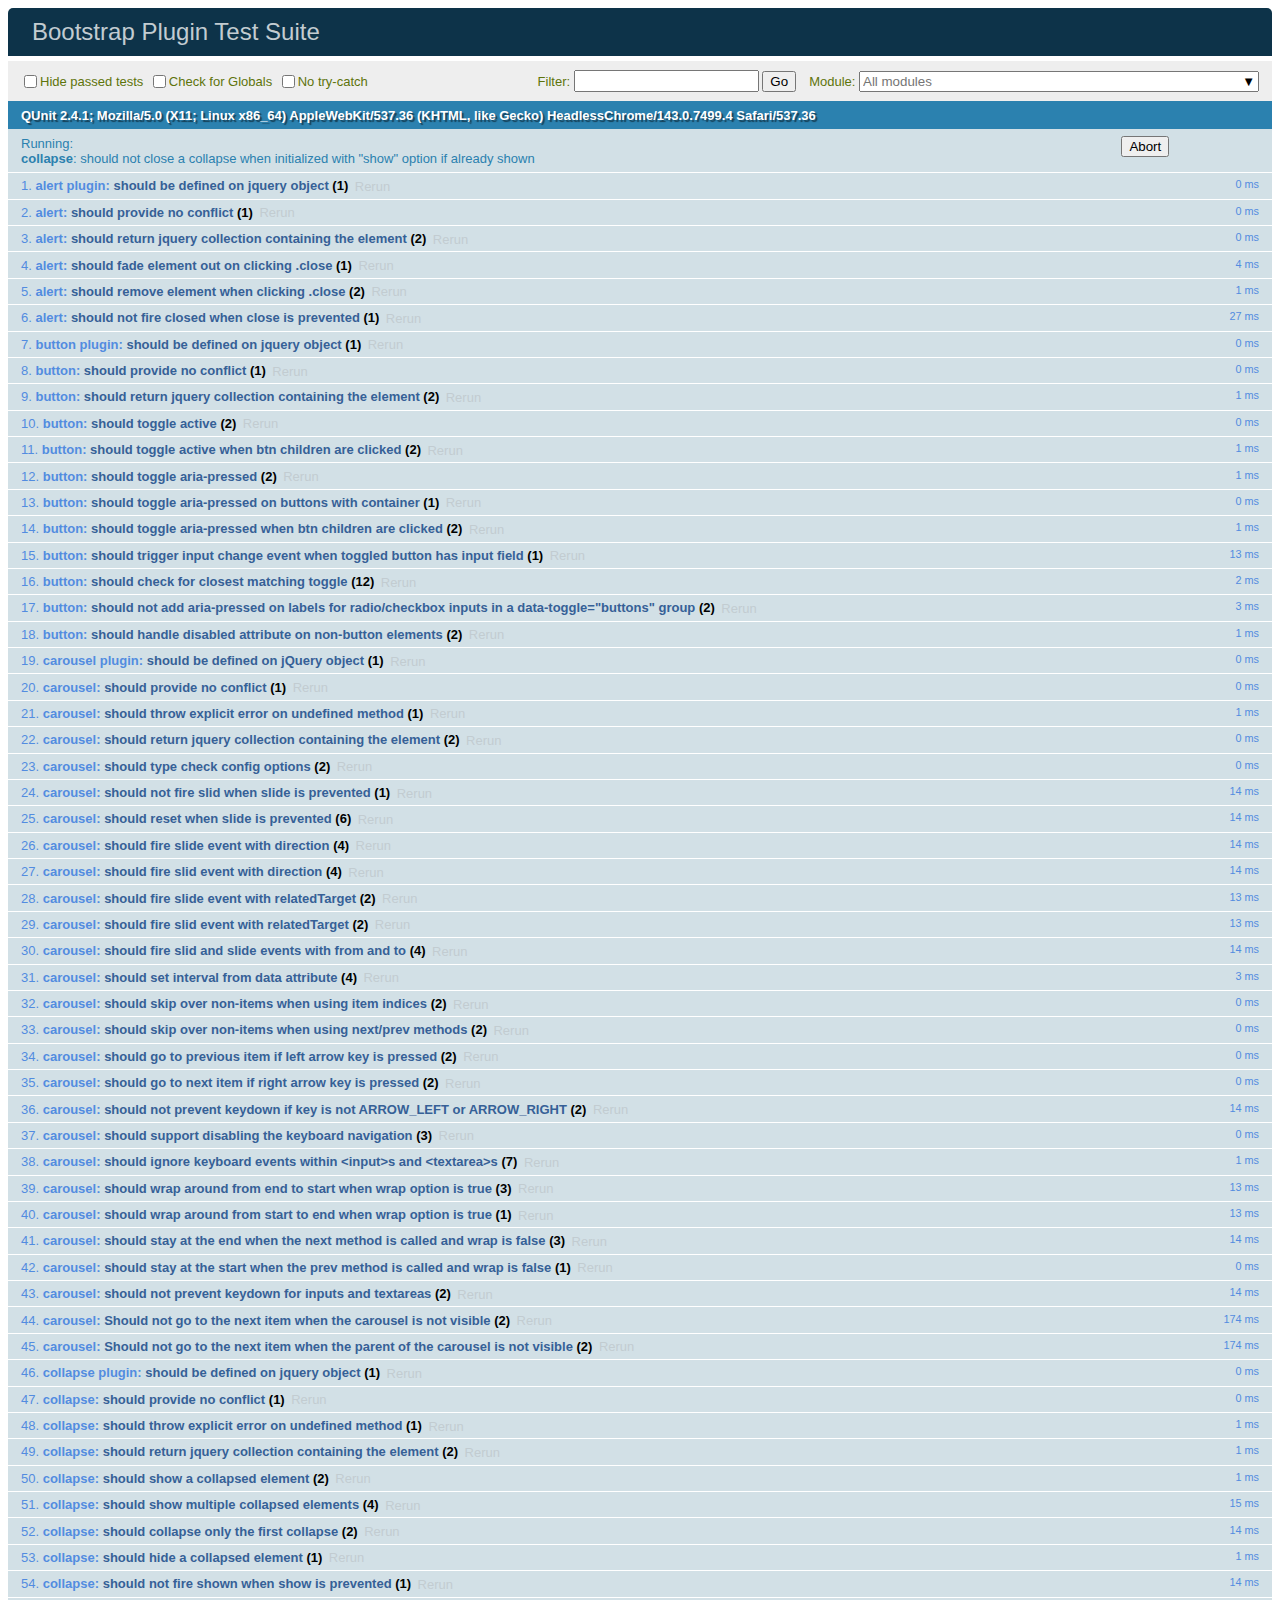
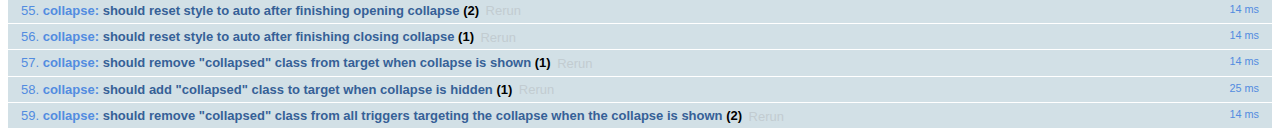
<file: library/bootstrap-4.0.0/bootstrap-4.0.0/js/tests/index.html>
<!doctype html>
<html lang="en">
  <head>
    <meta charset="utf-8">
    <meta name="viewport" content="width=device-width, initial-scale=1, shrink-to-fit=no">
    <title>Bootstrap Plugin Test Suite</title>

    <!-- jQuery -->
    <script>
      (function () {
        var path = '../../assets/js/vendor/jquery-slim.min.js'
        // get jquery param from the query string.
        var jQueryVersion = location.search.match(/[?&]jquery=(.*?)(?=&|$)/)

        // If a version was specified, use that version from our vendor folder
        if (jQueryVersion) {
          path = 'vendor/jquery-' + jQueryVersion[1] + '.min.js'
        }
        document.write('<script src="' + path + '"><\/script>')
      }())
    </script>
    <script src="../../assets/js/vendor/popper.min.js"></script>

    <!-- QUnit -->
    <link rel="stylesheet" href="vendor/qunit.css" media="screen">
    <script src="vendor/qunit.js"></script>

    <script>
      // Disable jQuery event aliases to ensure we don't accidentally use any of them
      [
        'blur',
        'focus',
        'focusin',
        'focusout',
        'resize',
        'scroll',
        'click',
        'dblclick',
        'mousedown',
        'mouseup',
        'mousemove',
        'mouseover',
        'mouseout',
        'mouseenter',
        'mouseleave',
        'change',
        'select',
        'submit',
        'keydown',
        'keypress',
        'keyup',
        'contextmenu'
      ].forEach(function(eventAlias) {
        $.fn[eventAlias] = function() {
          throw new Error('Using the ".' + eventAlias + '()" method is not allowed, so that Bootstrap can be compatible with custom jQuery builds which exclude the "event aliases" module that defines said method. See https://github.com/twbs/bootstrap/blob/master/CONTRIBUTING.md#js')
        }
      })

      // Require assert.expect in each test
      QUnit.config.requireExpects = true

      // See https://github.com/axemclion/grunt-saucelabs#test-result-details-with-qunit
      var log = []
      var testName

      QUnit.done(function(testResults) {
        var tests = []
        for (var i = 0; i < log.length; i++) {
          var details = log[i]
          tests.push({
            name: details.name,
            result: details.result,
            expected: details.expected,
            actual: details.actual,
            source: details.source
          })
        }
        testResults.tests = tests

        window.global_test_results = testResults
      })

      QUnit.testStart(function(testDetails) {
        QUnit.log(function(details) {
          if (!details.result) {
            details.name = testDetails.name
            log.push(details)
          }
        })
      })

      // Display fixture on-screen on iOS to avoid false positives
      // See https://github.com/twbs/bootstrap/pull/15955
      if (/iPhone|iPad|iPod/.test(navigator.userAgent)) {
        QUnit.begin(function() {
          $('#qunit-fixture').css({ top: 0, left: 0 })
        })

        QUnit.done(function() {
          $('#qunit-fixture').css({ top: '', left: '' })
        })
      }
    </script>

    <!-- Transpiled Plugins -->
    <script src="../dist/util.js"></script>
    <script src="../dist/alert.js"></script>
    <script src="../dist/button.js"></script>
    <script src="../dist/carousel.js"></script>
    <script src="../dist/collapse.js"></script>
    <script src="../dist/dropdown.js"></script>
    <script src="../dist/modal.js"></script>
    <script src="../dist/scrollspy.js"></script>
    <script src="../dist/tab.js"></script>
    <script src="../dist/tooltip.js"></script>
    <script src="../dist/popover.js"></script>

    <!-- Unit Tests -->
    <script src="unit/alert.js"></script>
    <script src="unit/button.js"></script>
    <script src="unit/carousel.js"></script>
    <script src="unit/collapse.js"></script>
    <script src="unit/dropdown.js"></script>
    <script src="unit/modal.js"></script>
    <script src="unit/scrollspy.js"></script>
    <script src="unit/tab.js"></script>
    <script src="unit/tooltip.js"></script>
    <script src="unit/popover.js"></script>
    <script src="unit/util.js"></script>
  </head>
  <body>
    <div id="qunit-container">
      <div id="qunit"></div>
      <div id="qunit-fixture"></div>
    </div>
  </body>
</html>
</file>
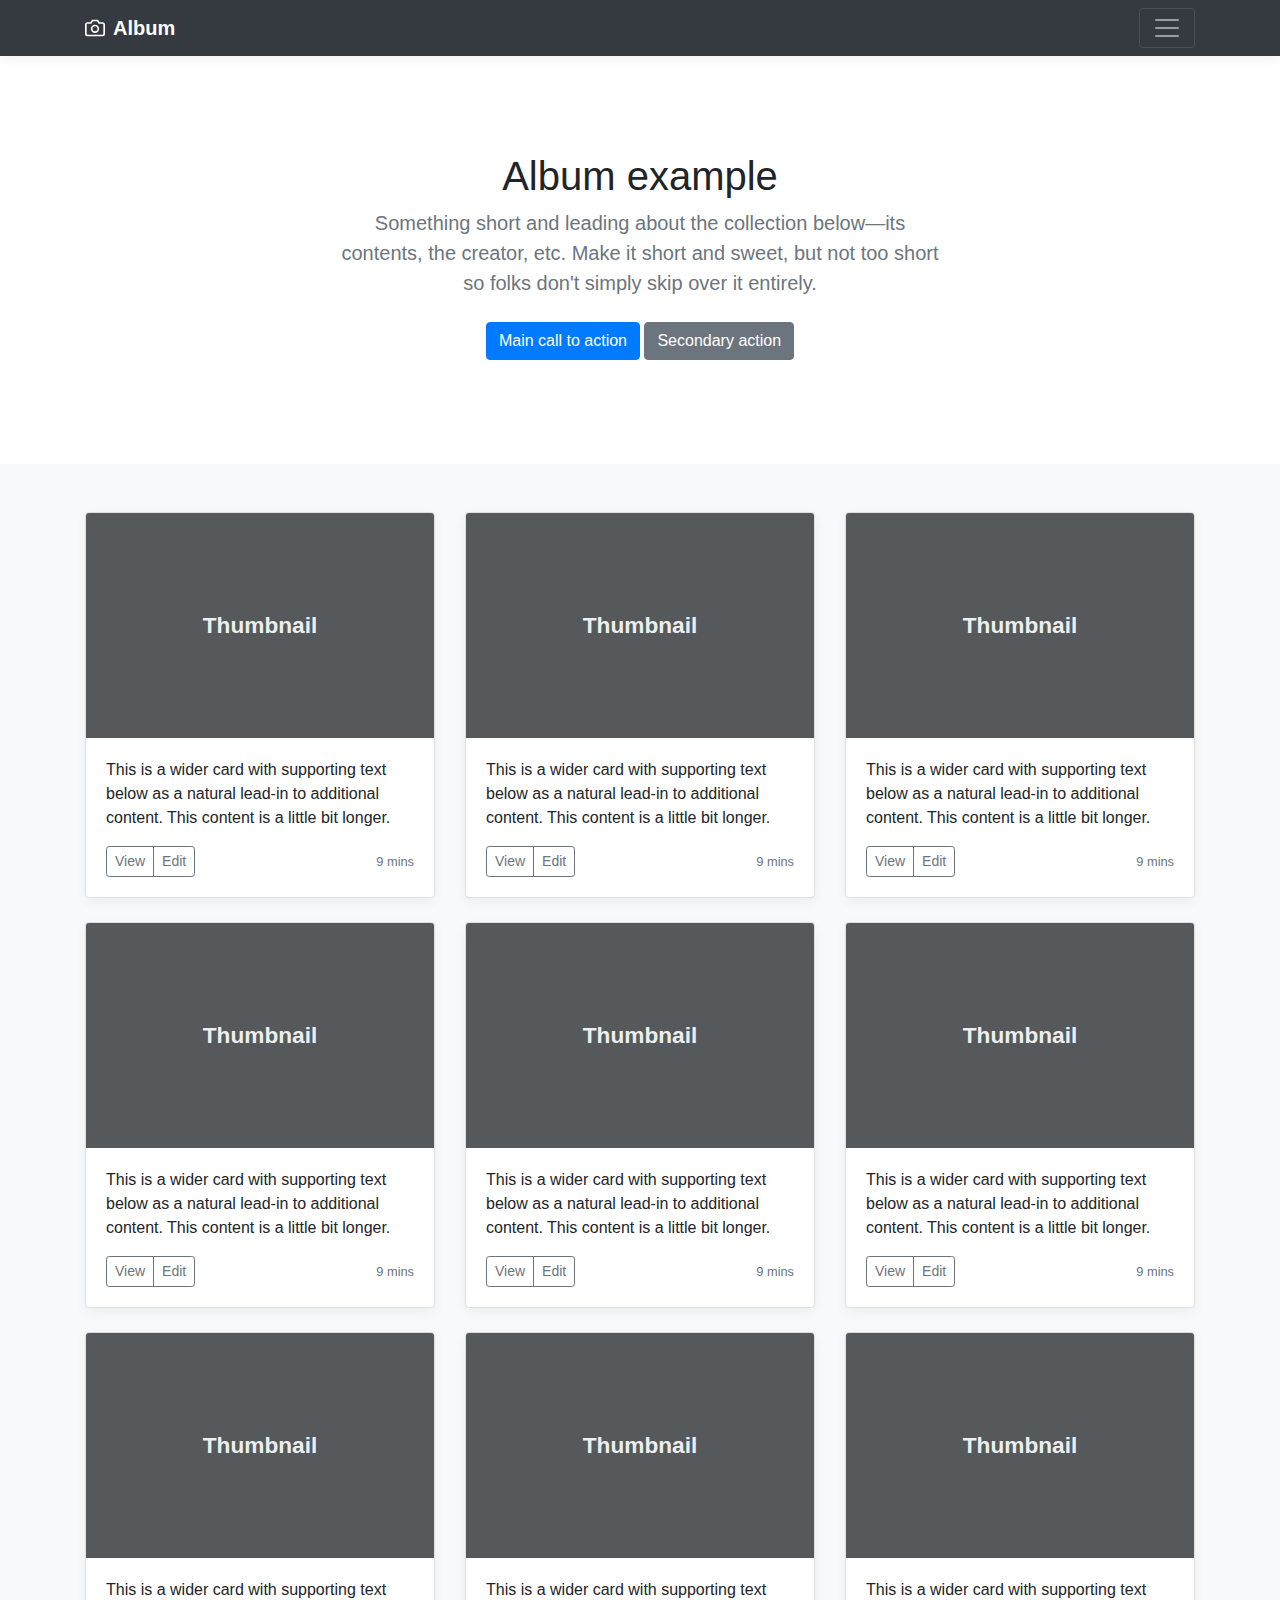
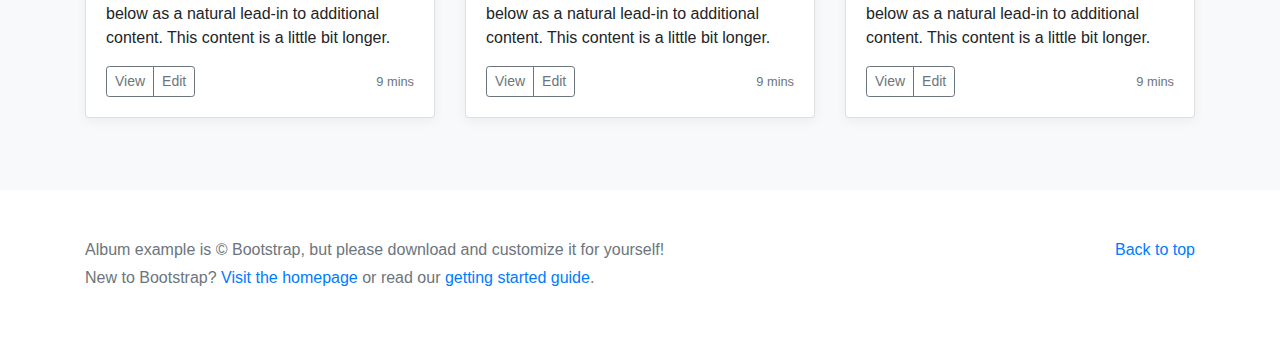
<file: library/bootstrap-4.0.0/bootstrap-4.0.0/docs/4.0/examples/album/index.html>
<!doctype html>
<html lang="en">
  <head>
    <meta charset="utf-8">
    <meta name="viewport" content="width=device-width, initial-scale=1, shrink-to-fit=no">
    <meta name="description" content="">
    <meta name="author" content="">
    <link rel="icon" href="../../../../favicon.ico">

    <title>Album example for Bootstrap</title>

    <!-- Bootstrap core CSS -->
    <link href="../../../../dist/css/bootstrap.min.css" rel="stylesheet">

    <!-- Custom styles for this template -->
    <link href="album.css" rel="stylesheet">
  </head>

  <body>

    <header>
      <div class="collapse bg-dark" id="navbarHeader">
        <div class="container">
          <div class="row">
            <div class="col-sm-8 col-md-7 py-4">
              <h4 class="text-white">About</h4>
              <p class="text-muted">Add some information about the album below, the author, or any other background context. Make it a few sentences long so folks can pick up some informative tidbits. Then, link them off to some social networking sites or contact information.</p>
            </div>
            <div class="col-sm-4 offset-md-1 py-4">
              <h4 class="text-white">Contact</h4>
              <ul class="list-unstyled">
                <li><a href="#" class="text-white">Follow on Twitter</a></li>
                <li><a href="#" class="text-white">Like on Facebook</a></li>
                <li><a href="#" class="text-white">Email me</a></li>
              </ul>
            </div>
          </div>
        </div>
      </div>
      <div class="navbar navbar-dark bg-dark box-shadow">
        <div class="container d-flex justify-content-between">
          <a href="#" class="navbar-brand d-flex align-items-center">
            <svg xmlns="http://www.w3.org/2000/svg" width="20" height="20" viewBox="0 0 24 24" fill="none" stroke="currentColor" stroke-width="2" stroke-linecap="round" stroke-linejoin="round" class="mr-2"><path d="M23 19a2 2 0 0 1-2 2H3a2 2 0 0 1-2-2V8a2 2 0 0 1 2-2h4l2-3h6l2 3h4a2 2 0 0 1 2 2z"></path><circle cx="12" cy="13" r="4"></circle></svg>
            <strong>Album</strong>
          </a>
          <button class="navbar-toggler" type="button" data-toggle="collapse" data-target="#navbarHeader" aria-controls="navbarHeader" aria-expanded="false" aria-label="Toggle navigation">
            <span class="navbar-toggler-icon"></span>
          </button>
        </div>
      </div>
    </header>

    <main role="main">

      <section class="jumbotron text-center">
        <div class="container">
          <h1 class="jumbotron-heading">Album example</h1>
          <p class="lead text-muted">Something short and leading about the collection below—its contents, the creator, etc. Make it short and sweet, but not too short so folks don't simply skip over it entirely.</p>
          <p>
            <a href="#" class="btn btn-primary my-2">Main call to action</a>
            <a href="#" class="btn btn-secondary my-2">Secondary action</a>
          </p>
        </div>
      </section>

      <div class="album py-5 bg-light">
        <div class="container">

          <div class="row">
            <div class="col-md-4">
              <div class="card mb-4 box-shadow">
                <img class="card-img-top" data-src="holder.js/100px225?theme=thumb&bg=55595c&fg=eceeef&text=Thumbnail" alt="Card image cap">
                <div class="card-body">
                  <p class="card-text">This is a wider card with supporting text below as a natural lead-in to additional content. This content is a little bit longer.</p>
                  <div class="d-flex justify-content-between align-items-center">
                    <div class="btn-group">
                      <button type="button" class="btn btn-sm btn-outline-secondary">View</button>
                      <button type="button" class="btn btn-sm btn-outline-secondary">Edit</button>
                    </div>
                    <small class="text-muted">9 mins</small>
                  </div>
                </div>
              </div>
            </div>
            <div class="col-md-4">
              <div class="card mb-4 box-shadow">
                <img class="card-img-top" data-src="holder.js/100px225?theme=thumb&bg=55595c&fg=eceeef&text=Thumbnail" alt="Card image cap">
                <div class="card-body">
                  <p class="card-text">This is a wider card with supporting text below as a natural lead-in to additional content. This content is a little bit longer.</p>
                  <div class="d-flex justify-content-between align-items-center">
                    <div class="btn-group">
                      <button type="button" class="btn btn-sm btn-outline-secondary">View</button>
                      <button type="button" class="btn btn-sm btn-outline-secondary">Edit</button>
                    </div>
                    <small class="text-muted">9 mins</small>
                  </div>
                </div>
              </div>
            </div>
            <div class="col-md-4">
              <div class="card mb-4 box-shadow">
                <img class="card-img-top" data-src="holder.js/100px225?theme=thumb&bg=55595c&fg=eceeef&text=Thumbnail" alt="Card image cap">
                <div class="card-body">
                  <p class="card-text">This is a wider card with supporting text below as a natural lead-in to additional content. This content is a little bit longer.</p>
                  <div class="d-flex justify-content-between align-items-center">
                    <div class="btn-group">
                      <button type="button" class="btn btn-sm btn-outline-secondary">View</button>
                      <button type="button" class="btn btn-sm btn-outline-secondary">Edit</button>
                    </div>
                    <small class="text-muted">9 mins</small>
                  </div>
                </div>
              </div>
            </div>

            <div class="col-md-4">
              <div class="card mb-4 box-shadow">
                <img class="card-img-top" data-src="holder.js/100px225?theme=thumb&bg=55595c&fg=eceeef&text=Thumbnail" alt="Card image cap">
                <div class="card-body">
                  <p class="card-text">This is a wider card with supporting text below as a natural lead-in to additional content. This content is a little bit longer.</p>
                  <div class="d-flex justify-content-between align-items-center">
                    <div class="btn-group">
                      <button type="button" class="btn btn-sm btn-outline-secondary">View</button>
                      <button type="button" class="btn btn-sm btn-outline-secondary">Edit</button>
                    </div>
                    <small class="text-muted">9 mins</small>
                  </div>
                </div>
              </div>
            </div>
            <div class="col-md-4">
              <div class="card mb-4 box-shadow">
                <img class="card-img-top" data-src="holder.js/100px225?theme=thumb&bg=55595c&fg=eceeef&text=Thumbnail" alt="Card image cap">
                <div class="card-body">
                  <p class="card-text">This is a wider card with supporting text below as a natural lead-in to additional content. This content is a little bit longer.</p>
                  <div class="d-flex justify-content-between align-items-center">
                    <div class="btn-group">
                      <button type="button" class="btn btn-sm btn-outline-secondary">View</button>
                      <button type="button" class="btn btn-sm btn-outline-secondary">Edit</button>
                    </div>
                    <small class="text-muted">9 mins</small>
                  </div>
                </div>
              </div>
            </div>
            <div class="col-md-4">
              <div class="card mb-4 box-shadow">
                <img class="card-img-top" data-src="holder.js/100px225?theme=thumb&bg=55595c&fg=eceeef&text=Thumbnail" alt="Card image cap">
                <div class="card-body">
                  <p class="card-text">This is a wider card with supporting text below as a natural lead-in to additional content. This content is a little bit longer.</p>
                  <div class="d-flex justify-content-between align-items-center">
                    <div class="btn-group">
                      <button type="button" class="btn btn-sm btn-outline-secondary">View</button>
                      <button type="button" class="btn btn-sm btn-outline-secondary">Edit</button>
                    </div>
                    <small class="text-muted">9 mins</small>
                  </div>
                </div>
              </div>
            </div>

            <div class="col-md-4">
              <div class="card mb-4 box-shadow">
                <img class="card-img-top" data-src="holder.js/100px225?theme=thumb&bg=55595c&fg=eceeef&text=Thumbnail" alt="Card image cap">
                <div class="card-body">
                  <p class="card-text">This is a wider card with supporting text below as a natural lead-in to additional content. This content is a little bit longer.</p>
                  <div class="d-flex justify-content-between align-items-center">
                    <div class="btn-group">
                      <button type="button" class="btn btn-sm btn-outline-secondary">View</button>
                      <button type="button" class="btn btn-sm btn-outline-secondary">Edit</button>
                    </div>
                    <small class="text-muted">9 mins</small>
                  </div>
                </div>
              </div>
            </div>
            <div class="col-md-4">
              <div class="card mb-4 box-shadow">
                <img class="card-img-top" data-src="holder.js/100px225?theme=thumb&bg=55595c&fg=eceeef&text=Thumbnail" alt="Card image cap">
                <div class="card-body">
                  <p class="card-text">This is a wider card with supporting text below as a natural lead-in to additional content. This content is a little bit longer.</p>
                  <div class="d-flex justify-content-between align-items-center">
                    <div class="btn-group">
                      <button type="button" class="btn btn-sm btn-outline-secondary">View</button>
                      <button type="button" class="btn btn-sm btn-outline-secondary">Edit</button>
                    </div>
                    <small class="text-muted">9 mins</small>
                  </div>
                </div>
              </div>
            </div>
            <div class="col-md-4">
              <div class="card mb-4 box-shadow">
                <img class="card-img-top" data-src="holder.js/100px225?theme=thumb&bg=55595c&fg=eceeef&text=Thumbnail" alt="Card image cap">
                <div class="card-body">
                  <p class="card-text">This is a wider card with supporting text below as a natural lead-in to additional content. This content is a little bit longer.</p>
                  <div class="d-flex justify-content-between align-items-center">
                    <div class="btn-group">
                      <button type="button" class="btn btn-sm btn-outline-secondary">View</button>
                      <button type="button" class="btn btn-sm btn-outline-secondary">Edit</button>
                    </div>
                    <small class="text-muted">9 mins</small>
                  </div>
                </div>
              </div>
            </div>
          </div>
        </div>
      </div>

    </main>

    <footer class="text-muted">
      <div class="container">
        <p class="float-right">
          <a href="#">Back to top</a>
        </p>
        <p>Album example is &copy; Bootstrap, but please download and customize it for yourself!</p>
        <p>New to Bootstrap? <a href="../../">Visit the homepage</a> or read our <a href="../../getting-started/">getting started guide</a>.</p>
      </div>
    </footer>

    <!-- Bootstrap core JavaScript
    ================================================== -->
    <!-- Placed at the end of the document so the pages load faster -->
    <script src="https://code.jquery.com/jquery-3.2.1.slim.min.js" integrity="sha384-KJ3o2DKtIkvYIK3UENzmM7KCkRr/rE9/Qpg6aAZGJwFDMVNA/GpGFF93hXpG5KkN" crossorigin="anonymous"></script>
    <script>window.jQuery || document.write('<script src="../../../../assets/js/vendor/jquery-slim.min.js"><\/script>')</script>
    <script src="../../../../assets/js/vendor/popper.min.js"></script>
    <script src="../../../../dist/js/bootstrap.min.js"></script>
    <script src="../../../../assets/js/vendor/holder.min.js"></script>
  </body>
</html>
</file>
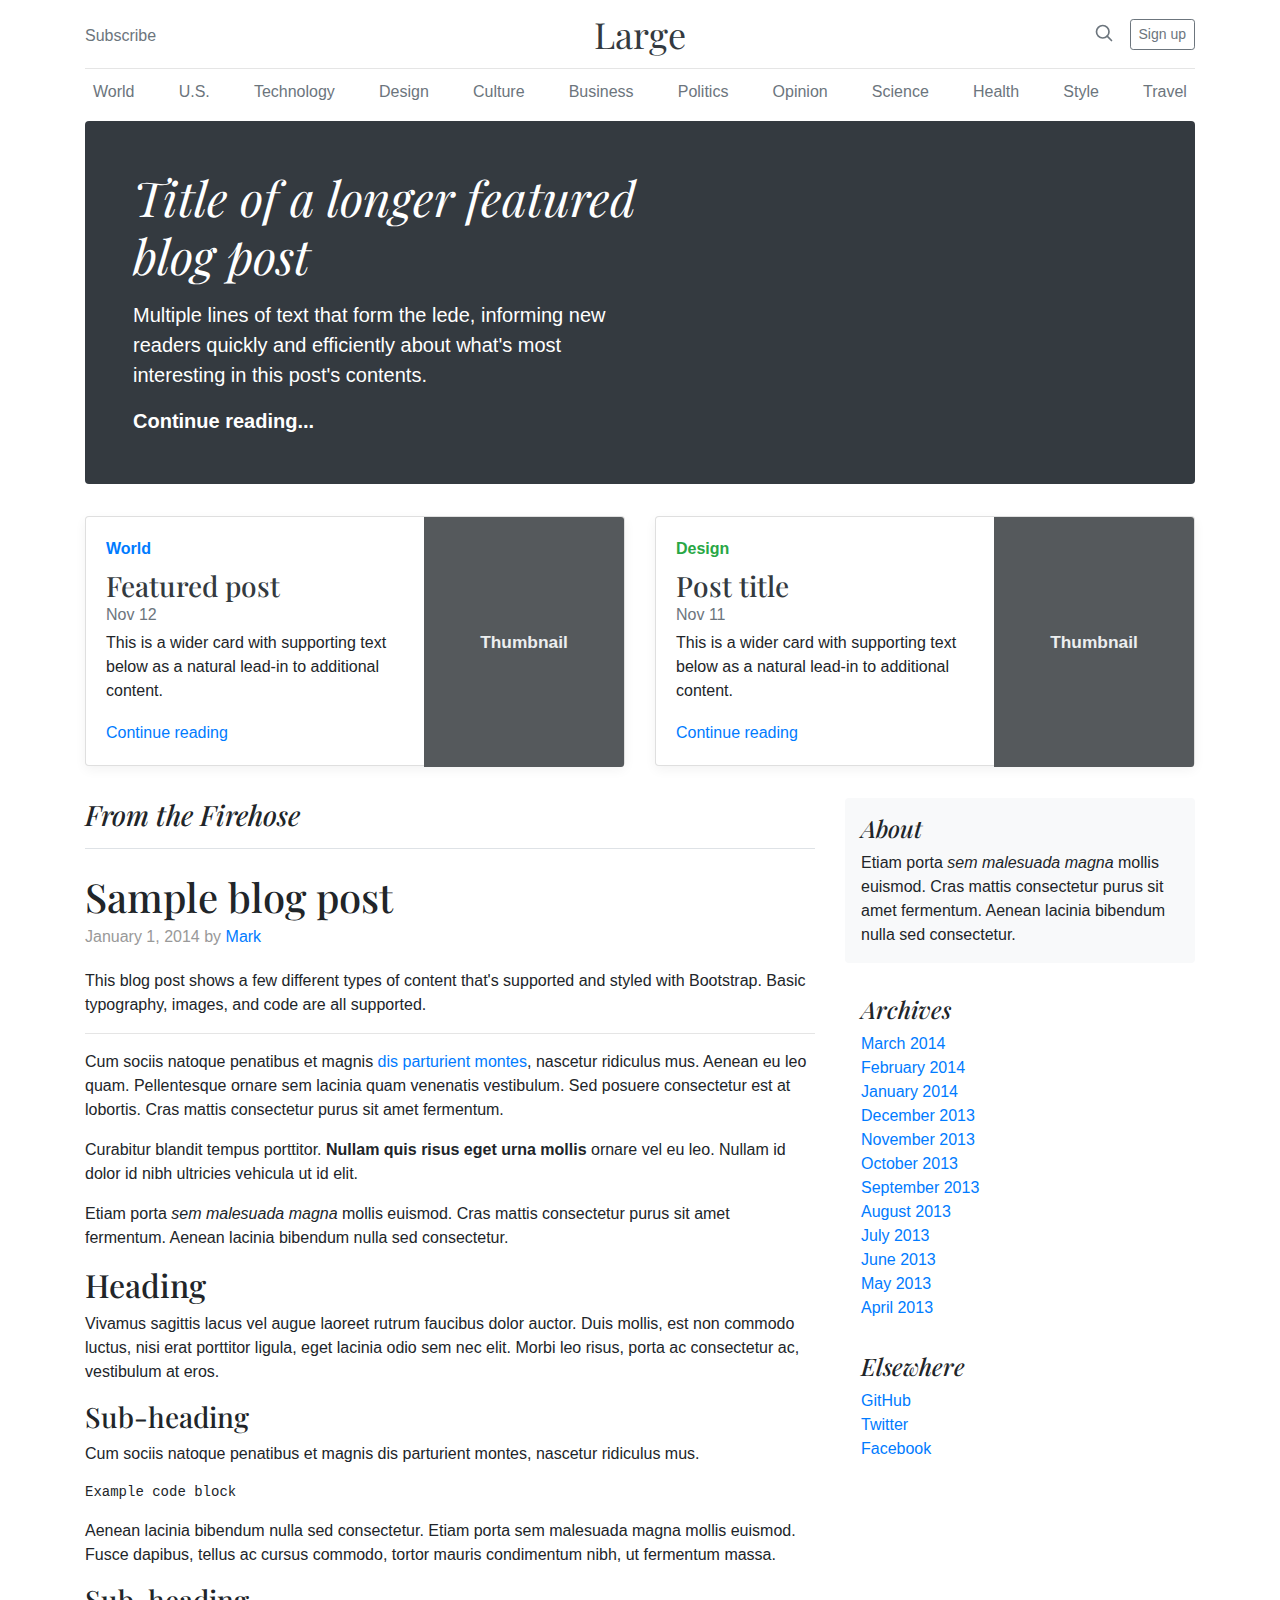
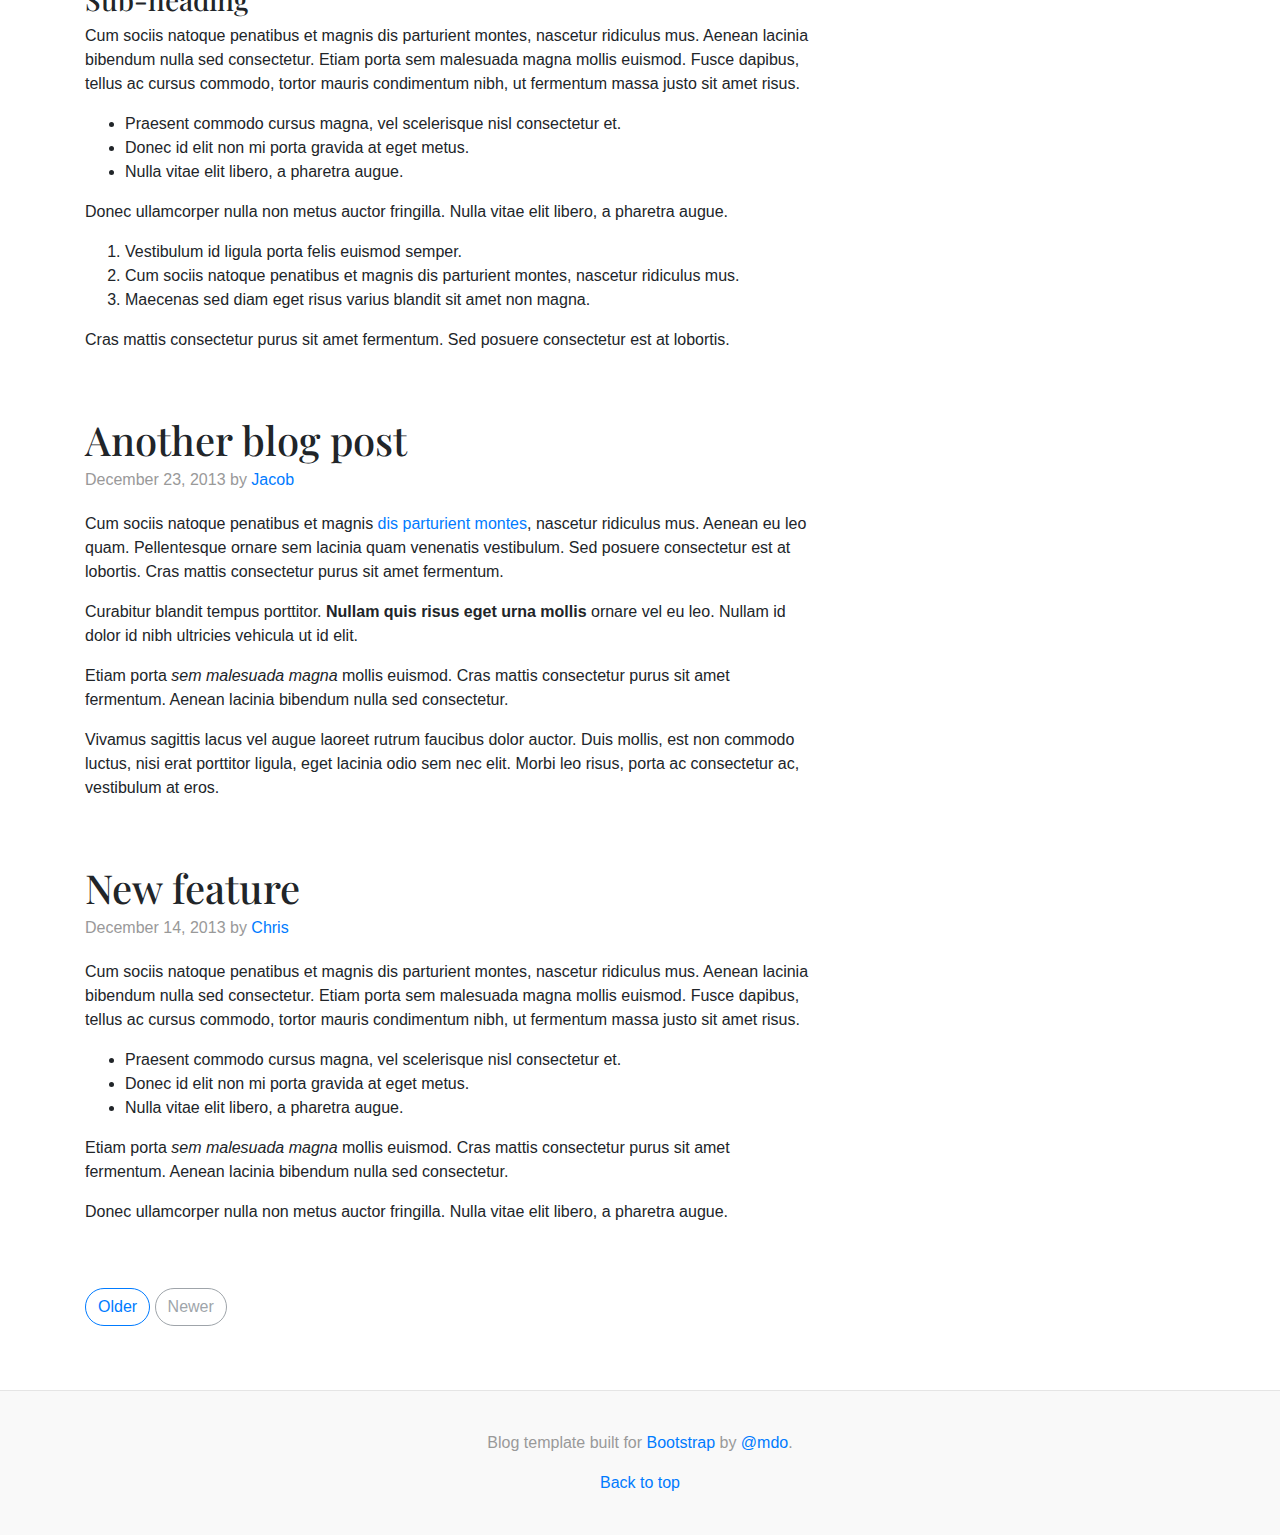
<file: library/bootstrap-4.0.0/bootstrap-4.0.0/docs/4.0/examples/blog/index.html>
<!doctype html>
<html lang="en">
  <head>
    <meta charset="utf-8">
    <meta name="viewport" content="width=device-width, initial-scale=1, shrink-to-fit=no">
    <meta name="description" content="">
    <meta name="author" content="">
    <link rel="icon" href="../../../../favicon.ico">

    <title>Blog Template for Bootstrap</title>

    <!-- Bootstrap core CSS -->
    <link href="../../../../dist/css/bootstrap.min.css" rel="stylesheet">

    <!-- Custom styles for this template -->
    <link href="https://fonts.googleapis.com/css?family=Playfair+Display:700,900" rel="stylesheet">
    <link href="blog.css" rel="stylesheet">
  </head>

  <body>

    <div class="container">
      <header class="blog-header py-3">
        <div class="row flex-nowrap justify-content-between align-items-center">
          <div class="col-4 pt-1">
            <a class="text-muted" href="#">Subscribe</a>
          </div>
          <div class="col-4 text-center">
            <a class="blog-header-logo text-dark" href="#">Large</a>
          </div>
          <div class="col-4 d-flex justify-content-end align-items-center">
            <a class="text-muted" href="#">
              <svg xmlns="http://www.w3.org/2000/svg" width="20" height="20" viewBox="0 0 24 24" fill="none" stroke="currentColor" stroke-width="2" stroke-linecap="round" stroke-linejoin="round" class="mx-3"><circle cx="10.5" cy="10.5" r="7.5"></circle><line x1="21" y1="21" x2="15.8" y2="15.8"></line></svg>
            </a>
            <a class="btn btn-sm btn-outline-secondary" href="#">Sign up</a>
          </div>
        </div>
      </header>

      <div class="nav-scroller py-1 mb-2">
        <nav class="nav d-flex justify-content-between">
          <a class="p-2 text-muted" href="#">World</a>
          <a class="p-2 text-muted" href="#">U.S.</a>
          <a class="p-2 text-muted" href="#">Technology</a>
          <a class="p-2 text-muted" href="#">Design</a>
          <a class="p-2 text-muted" href="#">Culture</a>
          <a class="p-2 text-muted" href="#">Business</a>
          <a class="p-2 text-muted" href="#">Politics</a>
          <a class="p-2 text-muted" href="#">Opinion</a>
          <a class="p-2 text-muted" href="#">Science</a>
          <a class="p-2 text-muted" href="#">Health</a>
          <a class="p-2 text-muted" href="#">Style</a>
          <a class="p-2 text-muted" href="#">Travel</a>
        </nav>
      </div>

      <div class="jumbotron p-3 p-md-5 text-white rounded bg-dark">
        <div class="col-md-6 px-0">
          <h1 class="display-4 font-italic">Title of a longer featured blog post</h1>
          <p class="lead my-3">Multiple lines of text that form the lede, informing new readers quickly and efficiently about what's most interesting in this post's contents.</p>
          <p class="lead mb-0"><a href="#" class="text-white font-weight-bold">Continue reading...</a></p>
        </div>
      </div>

      <div class="row mb-2">
        <div class="col-md-6">
          <div class="card flex-md-row mb-4 box-shadow h-md-250">
            <div class="card-body d-flex flex-column align-items-start">
              <strong class="d-inline-block mb-2 text-primary">World</strong>
              <h3 class="mb-0">
                <a class="text-dark" href="#">Featured post</a>
              </h3>
              <div class="mb-1 text-muted">Nov 12</div>
              <p class="card-text mb-auto">This is a wider card with supporting text below as a natural lead-in to additional content.</p>
              <a href="#">Continue reading</a>
            </div>
            <img class="card-img-right flex-auto d-none d-md-block" data-src="holder.js/200x250?theme=thumb" alt="Card image cap">
          </div>
        </div>
        <div class="col-md-6">
          <div class="card flex-md-row mb-4 box-shadow h-md-250">
            <div class="card-body d-flex flex-column align-items-start">
              <strong class="d-inline-block mb-2 text-success">Design</strong>
              <h3 class="mb-0">
                <a class="text-dark" href="#">Post title</a>
              </h3>
              <div class="mb-1 text-muted">Nov 11</div>
              <p class="card-text mb-auto">This is a wider card with supporting text below as a natural lead-in to additional content.</p>
              <a href="#">Continue reading</a>
            </div>
            <img class="card-img-right flex-auto d-none d-md-block" data-src="holder.js/200x250?theme=thumb" alt="Card image cap">
          </div>
        </div>
      </div>
    </div>

    <main role="main" class="container">
      <div class="row">
        <div class="col-md-8 blog-main">
          <h3 class="pb-3 mb-4 font-italic border-bottom">
            From the Firehose
          </h3>

          <div class="blog-post">
            <h2 class="blog-post-title">Sample blog post</h2>
            <p class="blog-post-meta">January 1, 2014 by <a href="#">Mark</a></p>

            <p>This blog post shows a few different types of content that's supported and styled with Bootstrap. Basic typography, images, and code are all supported.</p>
            <hr>
            <p>Cum sociis natoque penatibus et magnis <a href="#">dis parturient montes</a>, nascetur ridiculus mus. Aenean eu leo quam. Pellentesque ornare sem lacinia quam venenatis vestibulum. Sed posuere consectetur est at lobortis. Cras mattis consectetur purus sit amet fermentum.</p>
            <blockquote>
              <p>Curabitur blandit tempus porttitor. <strong>Nullam quis risus eget urna mollis</strong> ornare vel eu leo. Nullam id dolor id nibh ultricies vehicula ut id elit.</p>
            </blockquote>
            <p>Etiam porta <em>sem malesuada magna</em> mollis euismod. Cras mattis consectetur purus sit amet fermentum. Aenean lacinia bibendum nulla sed consectetur.</p>
            <h2>Heading</h2>
            <p>Vivamus sagittis lacus vel augue laoreet rutrum faucibus dolor auctor. Duis mollis, est non commodo luctus, nisi erat porttitor ligula, eget lacinia odio sem nec elit. Morbi leo risus, porta ac consectetur ac, vestibulum at eros.</p>
            <h3>Sub-heading</h3>
            <p>Cum sociis natoque penatibus et magnis dis parturient montes, nascetur ridiculus mus.</p>
            <pre><code>Example code block</code></pre>
            <p>Aenean lacinia bibendum nulla sed consectetur. Etiam porta sem malesuada magna mollis euismod. Fusce dapibus, tellus ac cursus commodo, tortor mauris condimentum nibh, ut fermentum massa.</p>
            <h3>Sub-heading</h3>
            <p>Cum sociis natoque penatibus et magnis dis parturient montes, nascetur ridiculus mus. Aenean lacinia bibendum nulla sed consectetur. Etiam porta sem malesuada magna mollis euismod. Fusce dapibus, tellus ac cursus commodo, tortor mauris condimentum nibh, ut fermentum massa justo sit amet risus.</p>
            <ul>
              <li>Praesent commodo cursus magna, vel scelerisque nisl consectetur et.</li>
              <li>Donec id elit non mi porta gravida at eget metus.</li>
              <li>Nulla vitae elit libero, a pharetra augue.</li>
            </ul>
            <p>Donec ullamcorper nulla non metus auctor fringilla. Nulla vitae elit libero, a pharetra augue.</p>
            <ol>
              <li>Vestibulum id ligula porta felis euismod semper.</li>
              <li>Cum sociis natoque penatibus et magnis dis parturient montes, nascetur ridiculus mus.</li>
              <li>Maecenas sed diam eget risus varius blandit sit amet non magna.</li>
            </ol>
            <p>Cras mattis consectetur purus sit amet fermentum. Sed posuere consectetur est at lobortis.</p>
          </div><!-- /.blog-post -->

          <div class="blog-post">
            <h2 class="blog-post-title">Another blog post</h2>
            <p class="blog-post-meta">December 23, 2013 by <a href="#">Jacob</a></p>

            <p>Cum sociis natoque penatibus et magnis <a href="#">dis parturient montes</a>, nascetur ridiculus mus. Aenean eu leo quam. Pellentesque ornare sem lacinia quam venenatis vestibulum. Sed posuere consectetur est at lobortis. Cras mattis consectetur purus sit amet fermentum.</p>
            <blockquote>
              <p>Curabitur blandit tempus porttitor. <strong>Nullam quis risus eget urna mollis</strong> ornare vel eu leo. Nullam id dolor id nibh ultricies vehicula ut id elit.</p>
            </blockquote>
            <p>Etiam porta <em>sem malesuada magna</em> mollis euismod. Cras mattis consectetur purus sit amet fermentum. Aenean lacinia bibendum nulla sed consectetur.</p>
            <p>Vivamus sagittis lacus vel augue laoreet rutrum faucibus dolor auctor. Duis mollis, est non commodo luctus, nisi erat porttitor ligula, eget lacinia odio sem nec elit. Morbi leo risus, porta ac consectetur ac, vestibulum at eros.</p>
          </div><!-- /.blog-post -->

          <div class="blog-post">
            <h2 class="blog-post-title">New feature</h2>
            <p class="blog-post-meta">December 14, 2013 by <a href="#">Chris</a></p>

            <p>Cum sociis natoque penatibus et magnis dis parturient montes, nascetur ridiculus mus. Aenean lacinia bibendum nulla sed consectetur. Etiam porta sem malesuada magna mollis euismod. Fusce dapibus, tellus ac cursus commodo, tortor mauris condimentum nibh, ut fermentum massa justo sit amet risus.</p>
            <ul>
              <li>Praesent commodo cursus magna, vel scelerisque nisl consectetur et.</li>
              <li>Donec id elit non mi porta gravida at eget metus.</li>
              <li>Nulla vitae elit libero, a pharetra augue.</li>
            </ul>
            <p>Etiam porta <em>sem malesuada magna</em> mollis euismod. Cras mattis consectetur purus sit amet fermentum. Aenean lacinia bibendum nulla sed consectetur.</p>
            <p>Donec ullamcorper nulla non metus auctor fringilla. Nulla vitae elit libero, a pharetra augue.</p>
          </div><!-- /.blog-post -->

          <nav class="blog-pagination">
            <a class="btn btn-outline-primary" href="#">Older</a>
            <a class="btn btn-outline-secondary disabled" href="#">Newer</a>
          </nav>

        </div><!-- /.blog-main -->

        <aside class="col-md-4 blog-sidebar">
          <div class="p-3 mb-3 bg-light rounded">
            <h4 class="font-italic">About</h4>
            <p class="mb-0">Etiam porta <em>sem malesuada magna</em> mollis euismod. Cras mattis consectetur purus sit amet fermentum. Aenean lacinia bibendum nulla sed consectetur.</p>
          </div>

          <div class="p-3">
            <h4 class="font-italic">Archives</h4>
            <ol class="list-unstyled mb-0">
              <li><a href="#">March 2014</a></li>
              <li><a href="#">February 2014</a></li>
              <li><a href="#">January 2014</a></li>
              <li><a href="#">December 2013</a></li>
              <li><a href="#">November 2013</a></li>
              <li><a href="#">October 2013</a></li>
              <li><a href="#">September 2013</a></li>
              <li><a href="#">August 2013</a></li>
              <li><a href="#">July 2013</a></li>
              <li><a href="#">June 2013</a></li>
              <li><a href="#">May 2013</a></li>
              <li><a href="#">April 2013</a></li>
            </ol>
          </div>

          <div class="p-3">
            <h4 class="font-italic">Elsewhere</h4>
            <ol class="list-unstyled">
              <li><a href="#">GitHub</a></li>
              <li><a href="#">Twitter</a></li>
              <li><a href="#">Facebook</a></li>
            </ol>
          </div>
        </aside><!-- /.blog-sidebar -->

      </div><!-- /.row -->

    </main><!-- /.container -->

    <footer class="blog-footer">
      <p>Blog template built for <a href="https://getbootstrap.com/">Bootstrap</a> by <a href="https://twitter.com/mdo">@mdo</a>.</p>
      <p>
        <a href="#">Back to top</a>
      </p>
    </footer>

    <!-- Bootstrap core JavaScript
    ================================================== -->
    <!-- Placed at the end of the document so the pages load faster -->
    <script src="https://code.jquery.com/jquery-3.2.1.slim.min.js" integrity="sha384-KJ3o2DKtIkvYIK3UENzmM7KCkRr/rE9/Qpg6aAZGJwFDMVNA/GpGFF93hXpG5KkN" crossorigin="anonymous"></script>
    <script>window.jQuery || document.write('<script src="../../../../assets/js/vendor/jquery-slim.min.js"><\/script>')</script>
    <script src="../../../../assets/js/vendor/popper.min.js"></script>
    <script src="../../../../dist/js/bootstrap.min.js"></script>
    <script src="../../../../assets/js/vendor/holder.min.js"></script>
    <script>
      Holder.addTheme('thumb', {
        bg: '#55595c',
        fg: '#eceeef',
        text: 'Thumbnail'
      });
    </script>
  </body>
</html>
</file>
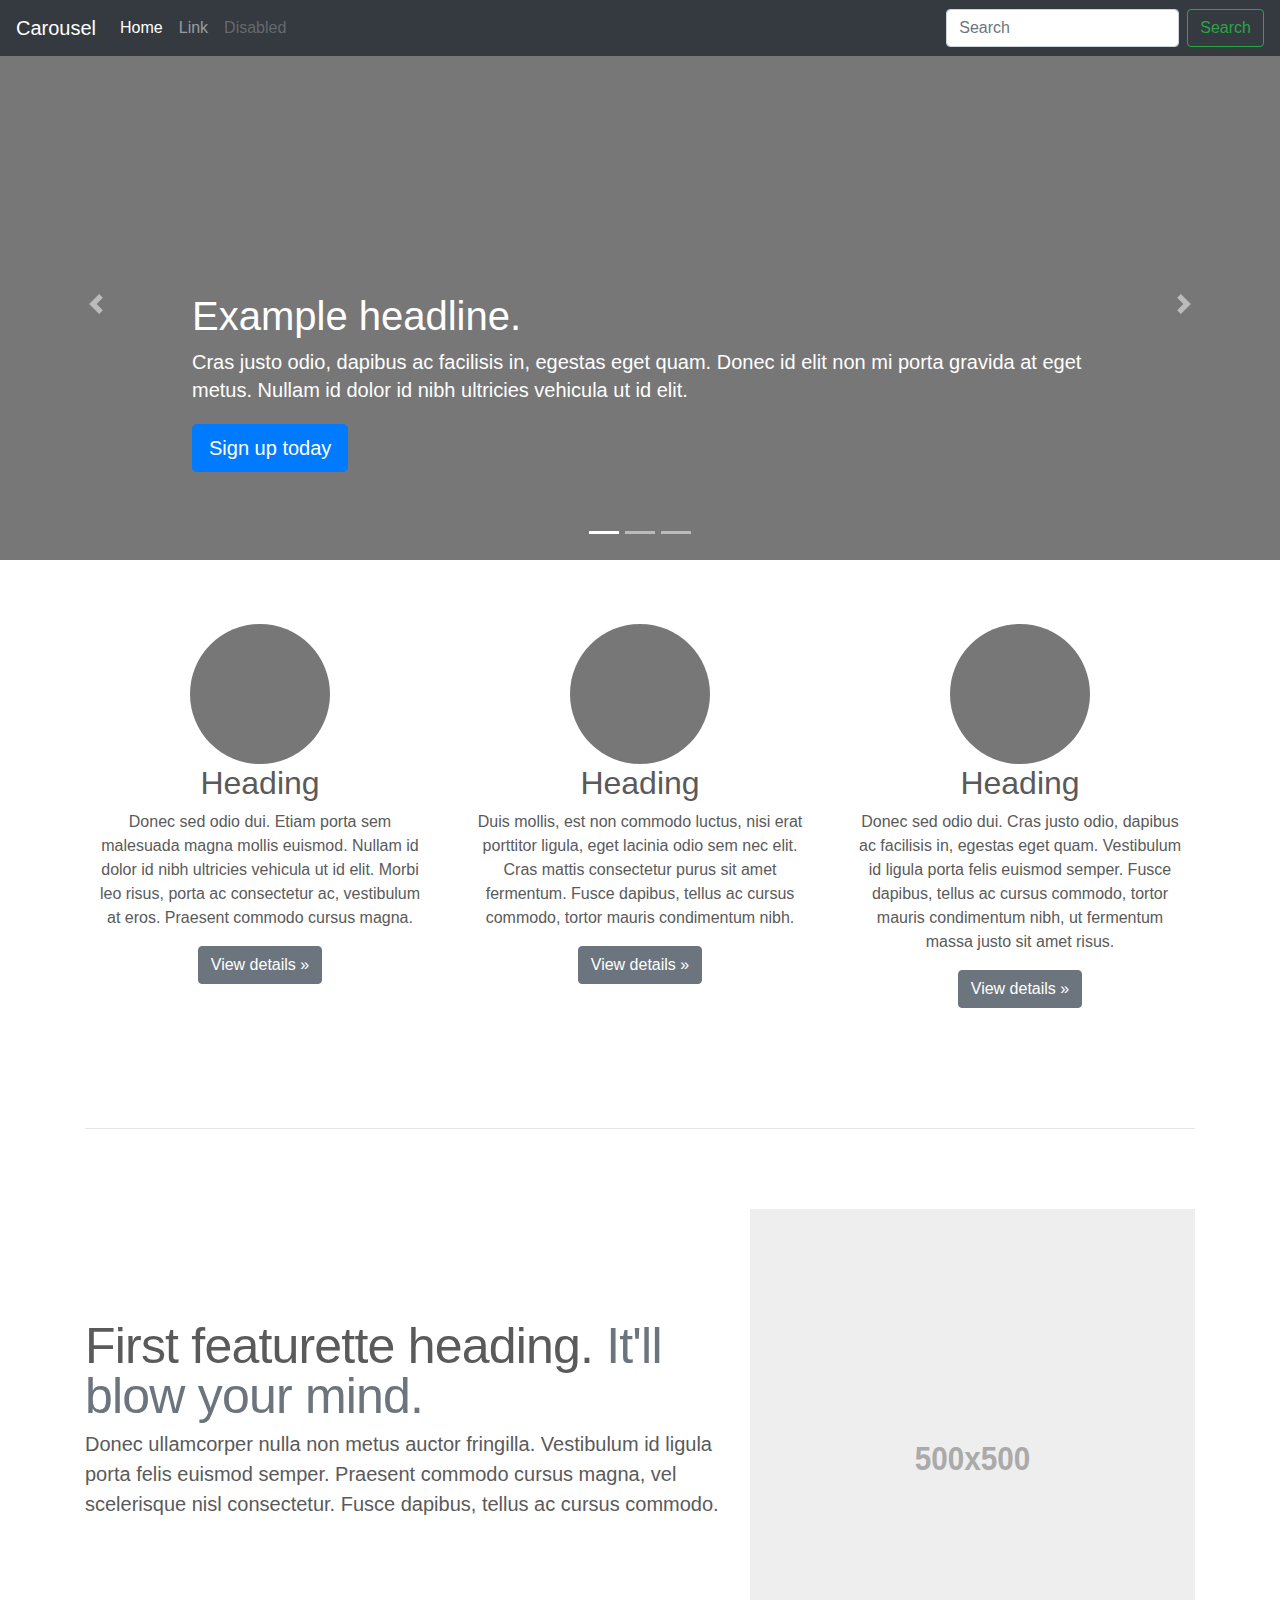
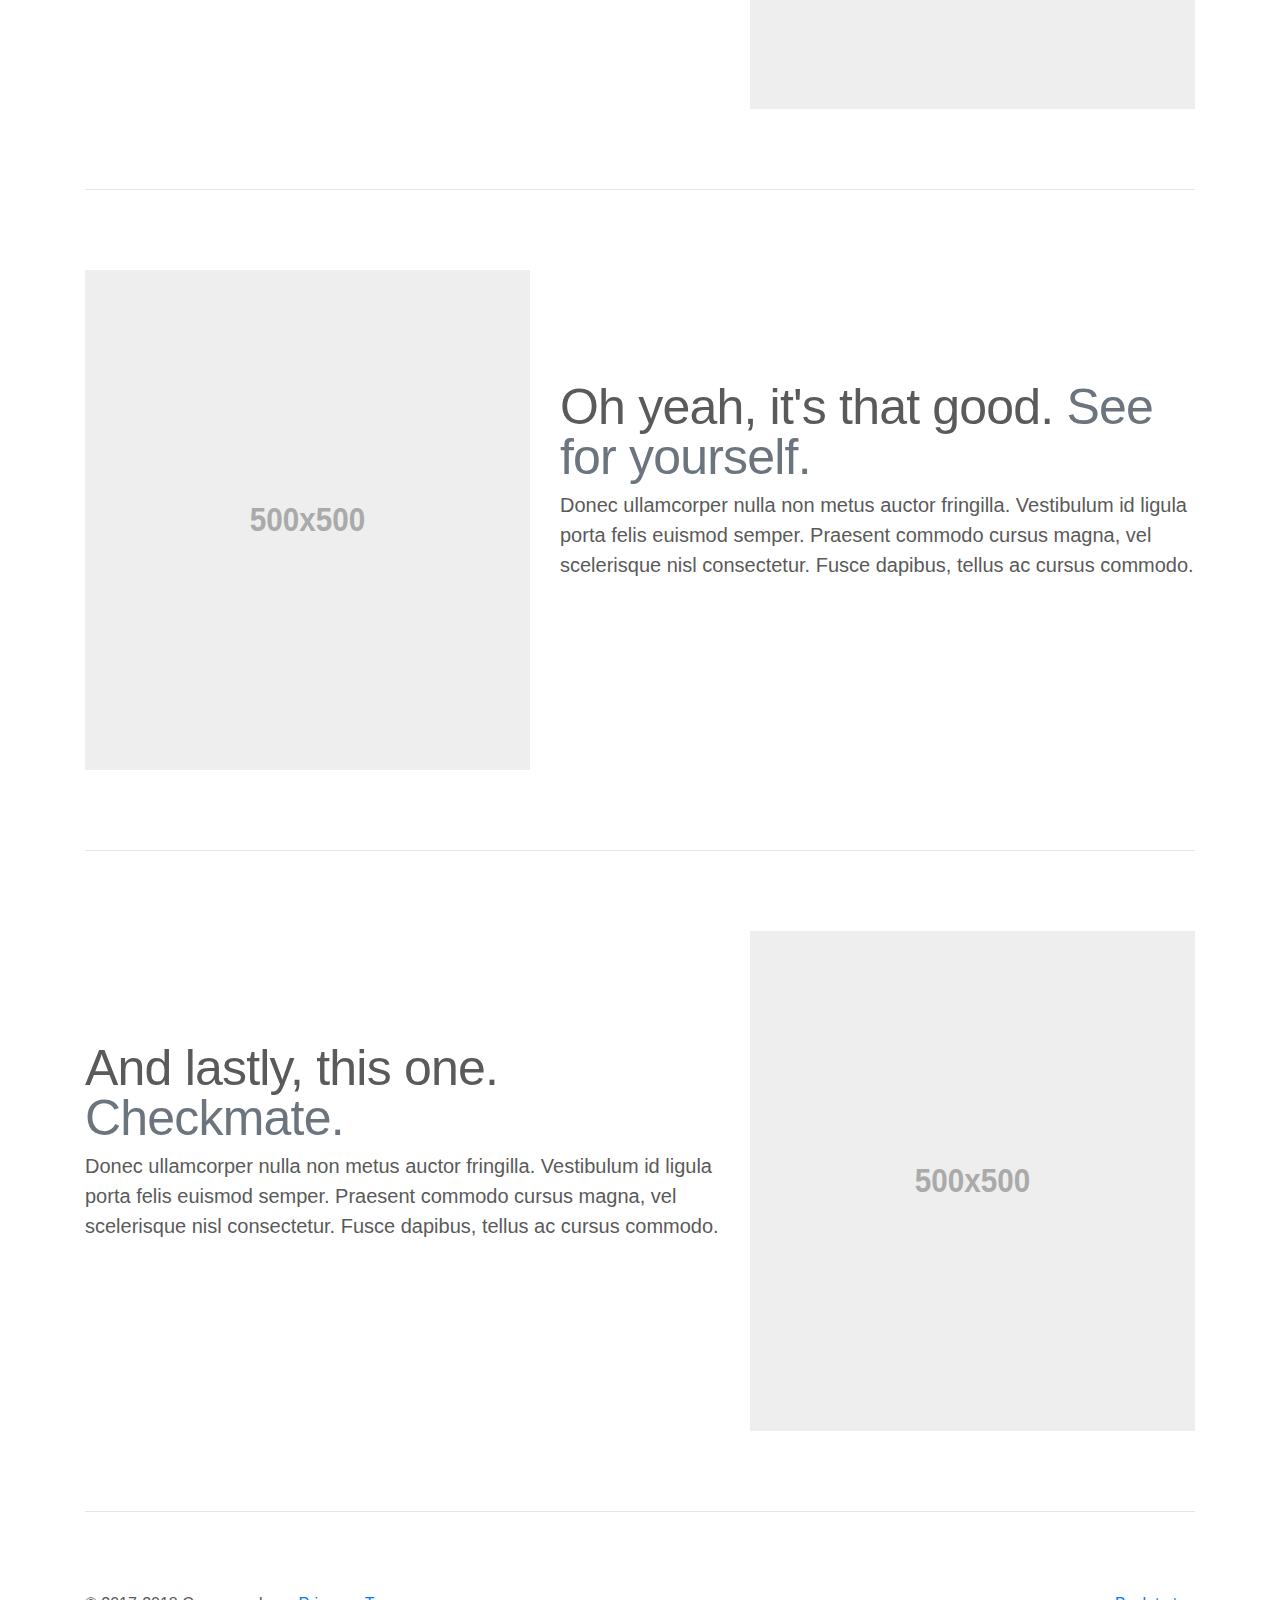
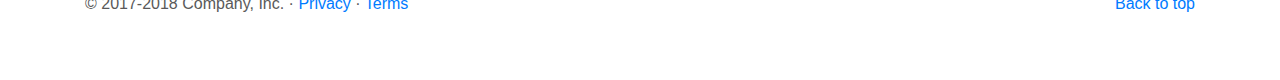
<file: library/bootstrap-4.0.0/bootstrap-4.0.0/docs/4.0/examples/carousel/index.html>
<!doctype html>
<html lang="en">
  <head>
    <meta charset="utf-8">
    <meta name="viewport" content="width=device-width, initial-scale=1, shrink-to-fit=no">
    <meta name="description" content="">
    <meta name="author" content="">
    <link rel="icon" href="../../../../favicon.ico">

    <title>Carousel Template for Bootstrap</title>

    <!-- Bootstrap core CSS -->
    <link href="../../../../dist/css/bootstrap.min.css" rel="stylesheet">

    <!-- Custom styles for this template -->
    <link href="carousel.css" rel="stylesheet">
  </head>
  <body>

    <header>
      <nav class="navbar navbar-expand-md navbar-dark fixed-top bg-dark">
        <a class="navbar-brand" href="#">Carousel</a>
        <button class="navbar-toggler" type="button" data-toggle="collapse" data-target="#navbarCollapse" aria-controls="navbarCollapse" aria-expanded="false" aria-label="Toggle navigation">
          <span class="navbar-toggler-icon"></span>
        </button>
        <div class="collapse navbar-collapse" id="navbarCollapse">
          <ul class="navbar-nav mr-auto">
            <li class="nav-item active">
              <a class="nav-link" href="#">Home <span class="sr-only">(current)</span></a>
            </li>
            <li class="nav-item">
              <a class="nav-link" href="#">Link</a>
            </li>
            <li class="nav-item">
              <a class="nav-link disabled" href="#">Disabled</a>
            </li>
          </ul>
          <form class="form-inline mt-2 mt-md-0">
            <input class="form-control mr-sm-2" type="text" placeholder="Search" aria-label="Search">
            <button class="btn btn-outline-success my-2 my-sm-0" type="submit">Search</button>
          </form>
        </div>
      </nav>
    </header>

    <main role="main">

      <div id="myCarousel" class="carousel slide" data-ride="carousel">
        <ol class="carousel-indicators">
          <li data-target="#myCarousel" data-slide-to="0" class="active"></li>
          <li data-target="#myCarousel" data-slide-to="1"></li>
          <li data-target="#myCarousel" data-slide-to="2"></li>
        </ol>
        <div class="carousel-inner">
          <div class="carousel-item active">
            <img class="first-slide" src="[data-uri]" alt="First slide">
            <div class="container">
              <div class="carousel-caption text-left">
                <h1>Example headline.</h1>
                <p>Cras justo odio, dapibus ac facilisis in, egestas eget quam. Donec id elit non mi porta gravida at eget metus. Nullam id dolor id nibh ultricies vehicula ut id elit.</p>
                <p><a class="btn btn-lg btn-primary" href="#" role="button">Sign up today</a></p>
              </div>
            </div>
          </div>
          <div class="carousel-item">
            <img class="second-slide" src="[data-uri]" alt="Second slide">
            <div class="container">
              <div class="carousel-caption">
                <h1>Another example headline.</h1>
                <p>Cras justo odio, dapibus ac facilisis in, egestas eget quam. Donec id elit non mi porta gravida at eget metus. Nullam id dolor id nibh ultricies vehicula ut id elit.</p>
                <p><a class="btn btn-lg btn-primary" href="#" role="button">Learn more</a></p>
              </div>
            </div>
          </div>
          <div class="carousel-item">
            <img class="third-slide" src="[data-uri]" alt="Third slide">
            <div class="container">
              <div class="carousel-caption text-right">
                <h1>One more for good measure.</h1>
                <p>Cras justo odio, dapibus ac facilisis in, egestas eget quam. Donec id elit non mi porta gravida at eget metus. Nullam id dolor id nibh ultricies vehicula ut id elit.</p>
                <p><a class="btn btn-lg btn-primary" href="#" role="button">Browse gallery</a></p>
              </div>
            </div>
          </div>
        </div>
        <a class="carousel-control-prev" href="#myCarousel" role="button" data-slide="prev">
          <span class="carousel-control-prev-icon" aria-hidden="true"></span>
          <span class="sr-only">Previous</span>
        </a>
        <a class="carousel-control-next" href="#myCarousel" role="button" data-slide="next">
          <span class="carousel-control-next-icon" aria-hidden="true"></span>
          <span class="sr-only">Next</span>
        </a>
      </div>


      <!-- Marketing messaging and featurettes
      ================================================== -->
      <!-- Wrap the rest of the page in another container to center all the content. -->

      <div class="container marketing">

        <!-- Three columns of text below the carousel -->
        <div class="row">
          <div class="col-lg-4">
            <img class="rounded-circle" src="[data-uri]" alt="Generic placeholder image" width="140" height="140">
            <h2>Heading</h2>
            <p>Donec sed odio dui. Etiam porta sem malesuada magna mollis euismod. Nullam id dolor id nibh ultricies vehicula ut id elit. Morbi leo risus, porta ac consectetur ac, vestibulum at eros. Praesent commodo cursus magna.</p>
            <p><a class="btn btn-secondary" href="#" role="button">View details &raquo;</a></p>
          </div><!-- /.col-lg-4 -->
          <div class="col-lg-4">
            <img class="rounded-circle" src="[data-uri]" alt="Generic placeholder image" width="140" height="140">
            <h2>Heading</h2>
            <p>Duis mollis, est non commodo luctus, nisi erat porttitor ligula, eget lacinia odio sem nec elit. Cras mattis consectetur purus sit amet fermentum. Fusce dapibus, tellus ac cursus commodo, tortor mauris condimentum nibh.</p>
            <p><a class="btn btn-secondary" href="#" role="button">View details &raquo;</a></p>
          </div><!-- /.col-lg-4 -->
          <div class="col-lg-4">
            <img class="rounded-circle" src="[data-uri]" alt="Generic placeholder image" width="140" height="140">
            <h2>Heading</h2>
            <p>Donec sed odio dui. Cras justo odio, dapibus ac facilisis in, egestas eget quam. Vestibulum id ligula porta felis euismod semper. Fusce dapibus, tellus ac cursus commodo, tortor mauris condimentum nibh, ut fermentum massa justo sit amet risus.</p>
            <p><a class="btn btn-secondary" href="#" role="button">View details &raquo;</a></p>
          </div><!-- /.col-lg-4 -->
        </div><!-- /.row -->


        <!-- START THE FEATURETTES -->

        <hr class="featurette-divider">

        <div class="row featurette">
          <div class="col-md-7">
            <h2 class="featurette-heading">First featurette heading. <span class="text-muted">It'll blow your mind.</span></h2>
            <p class="lead">Donec ullamcorper nulla non metus auctor fringilla. Vestibulum id ligula porta felis euismod semper. Praesent commodo cursus magna, vel scelerisque nisl consectetur. Fusce dapibus, tellus ac cursus commodo.</p>
          </div>
          <div class="col-md-5">
            <img class="featurette-image img-fluid mx-auto" data-src="holder.js/500x500/auto" alt="Generic placeholder image">
          </div>
        </div>

        <hr class="featurette-divider">

        <div class="row featurette">
          <div class="col-md-7 order-md-2">
            <h2 class="featurette-heading">Oh yeah, it's that good. <span class="text-muted">See for yourself.</span></h2>
            <p class="lead">Donec ullamcorper nulla non metus auctor fringilla. Vestibulum id ligula porta felis euismod semper. Praesent commodo cursus magna, vel scelerisque nisl consectetur. Fusce dapibus, tellus ac cursus commodo.</p>
          </div>
          <div class="col-md-5 order-md-1">
            <img class="featurette-image img-fluid mx-auto" data-src="holder.js/500x500/auto" alt="Generic placeholder image">
          </div>
        </div>

        <hr class="featurette-divider">

        <div class="row featurette">
          <div class="col-md-7">
            <h2 class="featurette-heading">And lastly, this one. <span class="text-muted">Checkmate.</span></h2>
            <p class="lead">Donec ullamcorper nulla non metus auctor fringilla. Vestibulum id ligula porta felis euismod semper. Praesent commodo cursus magna, vel scelerisque nisl consectetur. Fusce dapibus, tellus ac cursus commodo.</p>
          </div>
          <div class="col-md-5">
            <img class="featurette-image img-fluid mx-auto" data-src="holder.js/500x500/auto" alt="Generic placeholder image">
          </div>
        </div>

        <hr class="featurette-divider">

        <!-- /END THE FEATURETTES -->

      </div><!-- /.container -->


      <!-- FOOTER -->
      <footer class="container">
        <p class="float-right"><a href="#">Back to top</a></p>
        <p>&copy; 2017-2018 Company, Inc. &middot; <a href="#">Privacy</a> &middot; <a href="#">Terms</a></p>
      </footer>
    </main>

    <!-- Bootstrap core JavaScript
    ================================================== -->
    <!-- Placed at the end of the document so the pages load faster -->
    <script src="https://code.jquery.com/jquery-3.2.1.slim.min.js" integrity="sha384-KJ3o2DKtIkvYIK3UENzmM7KCkRr/rE9/Qpg6aAZGJwFDMVNA/GpGFF93hXpG5KkN" crossorigin="anonymous"></script>
    <script>window.jQuery || document.write('<script src="../../../../assets/js/vendor/jquery-slim.min.js"><\/script>')</script>
    <script src="../../../../assets/js/vendor/popper.min.js"></script>
    <script src="../../../../dist/js/bootstrap.min.js"></script>
    <!-- Just to make our placeholder images work. Don't actually copy the next line! -->
    <script src="../../../../assets/js/vendor/holder.min.js"></script>
  </body>
</html>
</file>
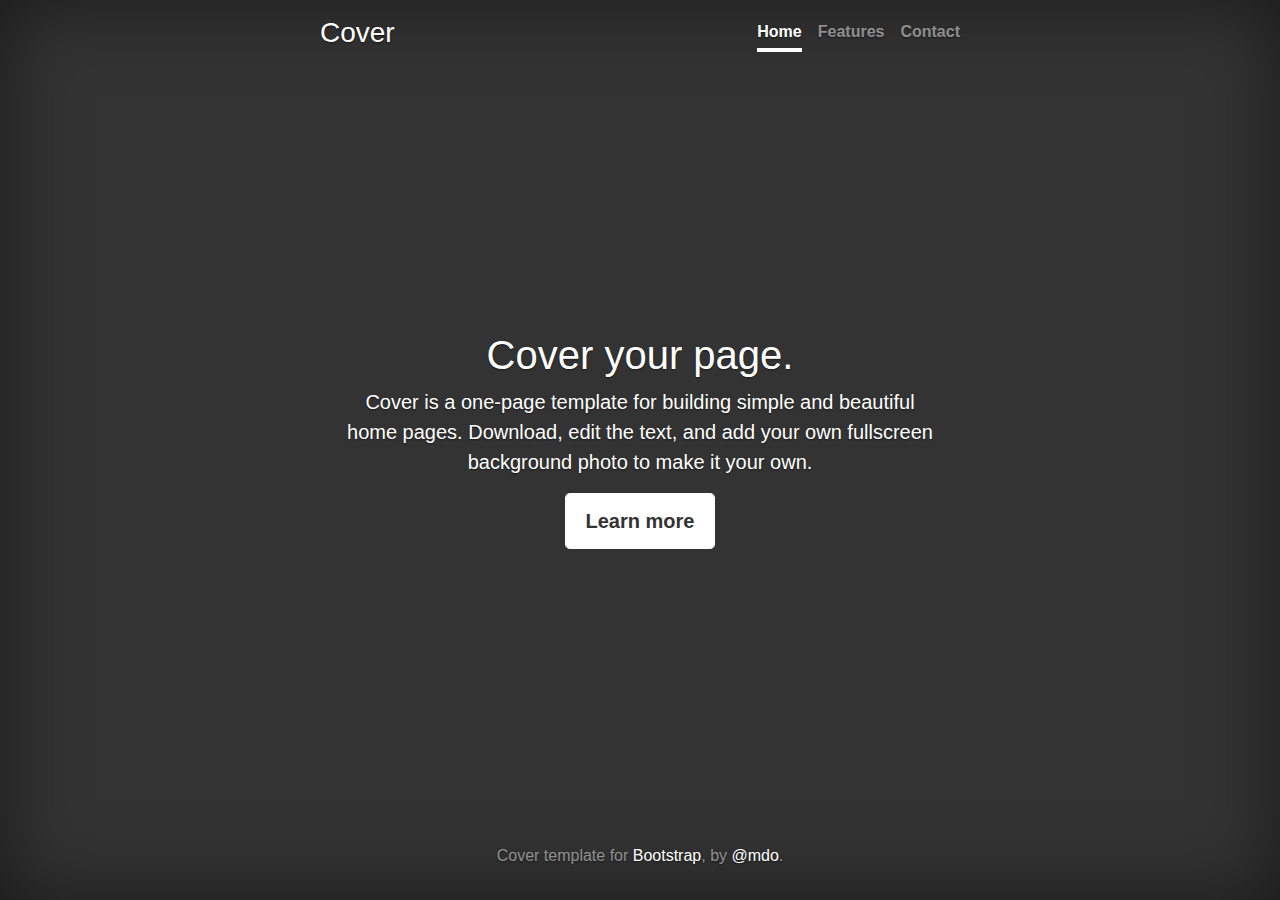
<file: library/bootstrap-4.0.0/bootstrap-4.0.0/docs/4.0/examples/cover/index.html>
<!doctype html>
<html lang="en">
  <head>
    <meta charset="utf-8">
    <meta name="viewport" content="width=device-width, initial-scale=1, shrink-to-fit=no">
    <meta name="description" content="">
    <meta name="author" content="">
    <link rel="icon" href="../../../../favicon.ico">

    <title>Cover Template for Bootstrap</title>

    <!-- Bootstrap core CSS -->
    <link href="../../../../dist/css/bootstrap.min.css" rel="stylesheet">

    <!-- Custom styles for this template -->
    <link href="cover.css" rel="stylesheet">
  </head>

  <body class="text-center">

    <div class="cover-container d-flex h-100 p-3 mx-auto flex-column">
      <header class="masthead mb-auto">
        <div class="inner">
          <h3 class="masthead-brand">Cover</h3>
          <nav class="nav nav-masthead justify-content-center">
            <a class="nav-link active" href="#">Home</a>
            <a class="nav-link" href="#">Features</a>
            <a class="nav-link" href="#">Contact</a>
          </nav>
        </div>
      </header>

      <main role="main" class="inner cover">
        <h1 class="cover-heading">Cover your page.</h1>
        <p class="lead">Cover is a one-page template for building simple and beautiful home pages. Download, edit the text, and add your own fullscreen background photo to make it your own.</p>
        <p class="lead">
          <a href="#" class="btn btn-lg btn-secondary">Learn more</a>
        </p>
      </main>

      <footer class="mastfoot mt-auto">
        <div class="inner">
          <p>Cover template for <a href="https://getbootstrap.com/">Bootstrap</a>, by <a href="https://twitter.com/mdo">@mdo</a>.</p>
        </div>
      </footer>
    </div>


    <!-- Bootstrap core JavaScript
    ================================================== -->
    <!-- Placed at the end of the document so the pages load faster -->
    <script src="https://code.jquery.com/jquery-3.2.1.slim.min.js" integrity="sha384-KJ3o2DKtIkvYIK3UENzmM7KCkRr/rE9/Qpg6aAZGJwFDMVNA/GpGFF93hXpG5KkN" crossorigin="anonymous"></script>
    <script>window.jQuery || document.write('<script src="../../../../assets/js/vendor/jquery-slim.min.js"><\/script>')</script>
    <script src="../../../../assets/js/vendor/popper.min.js"></script>
    <script src="../../../../dist/js/bootstrap.min.js"></script>
  </body>
</html>
</file>
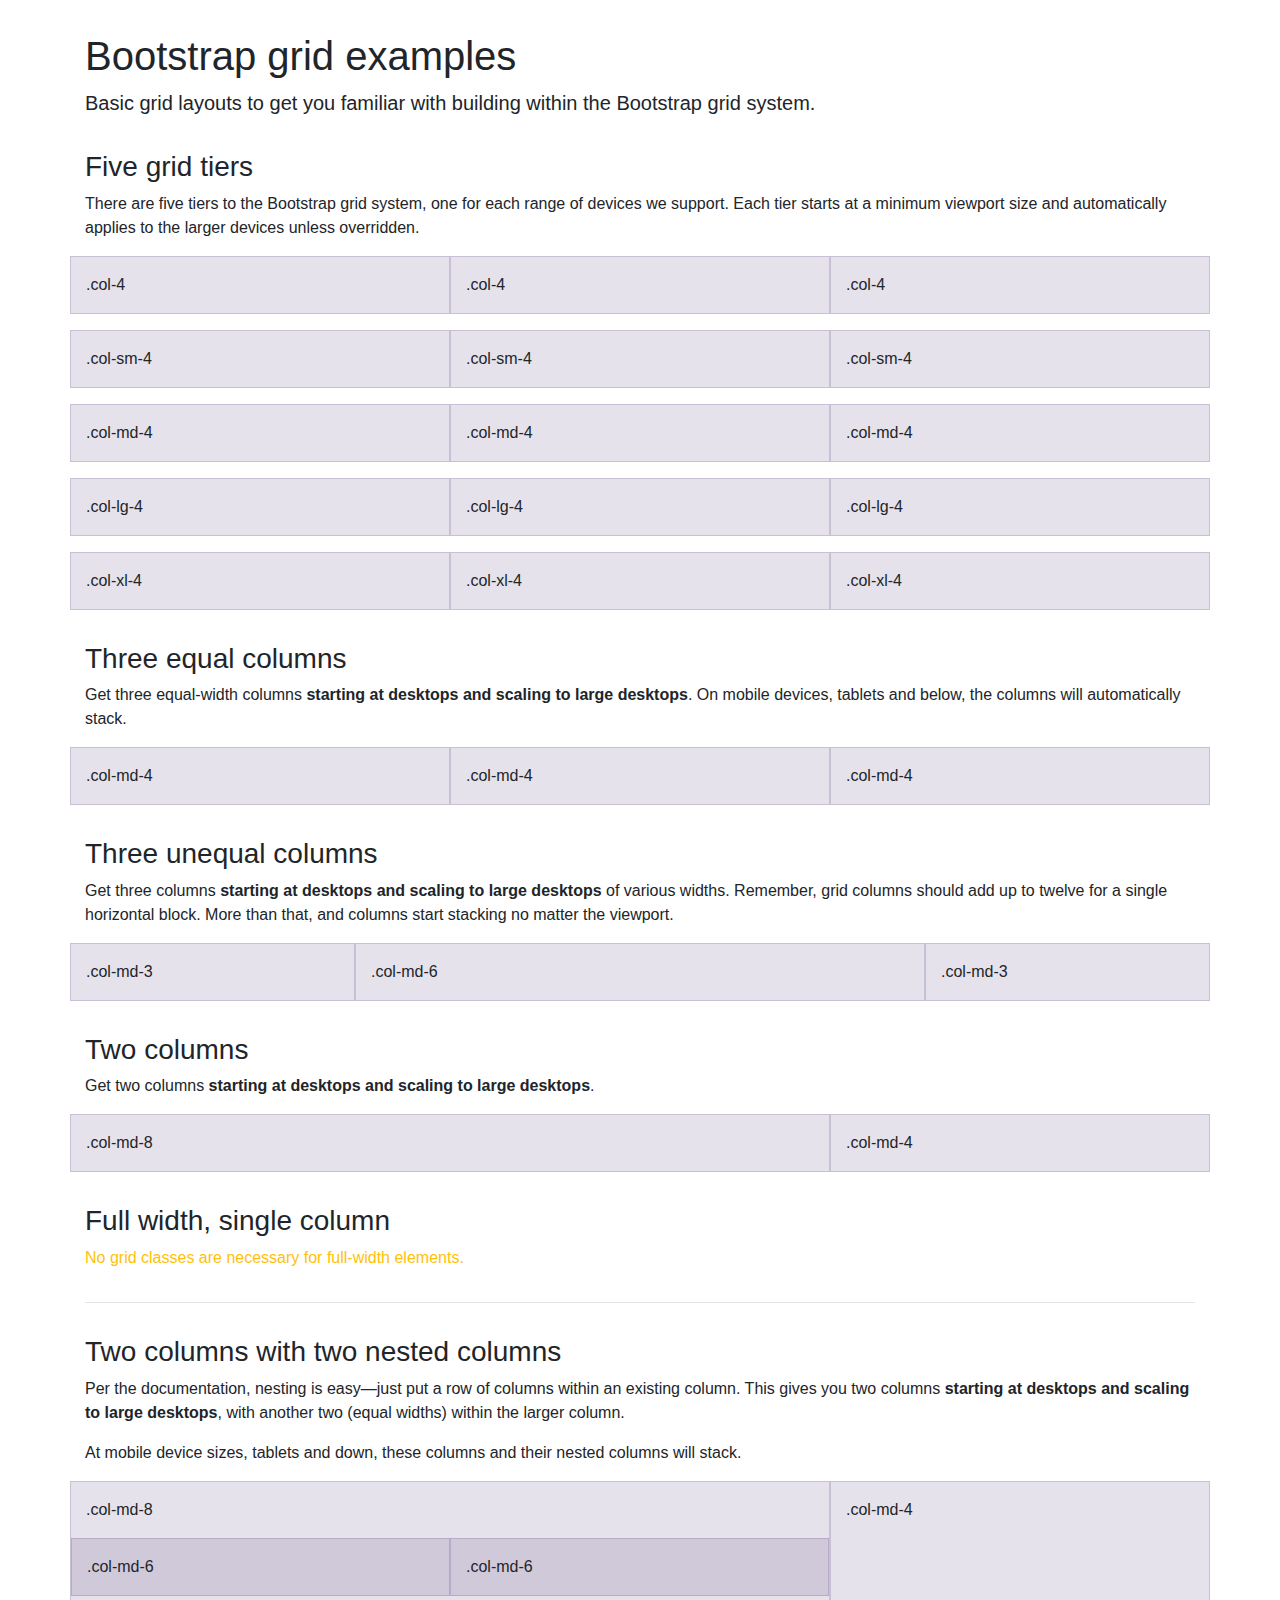
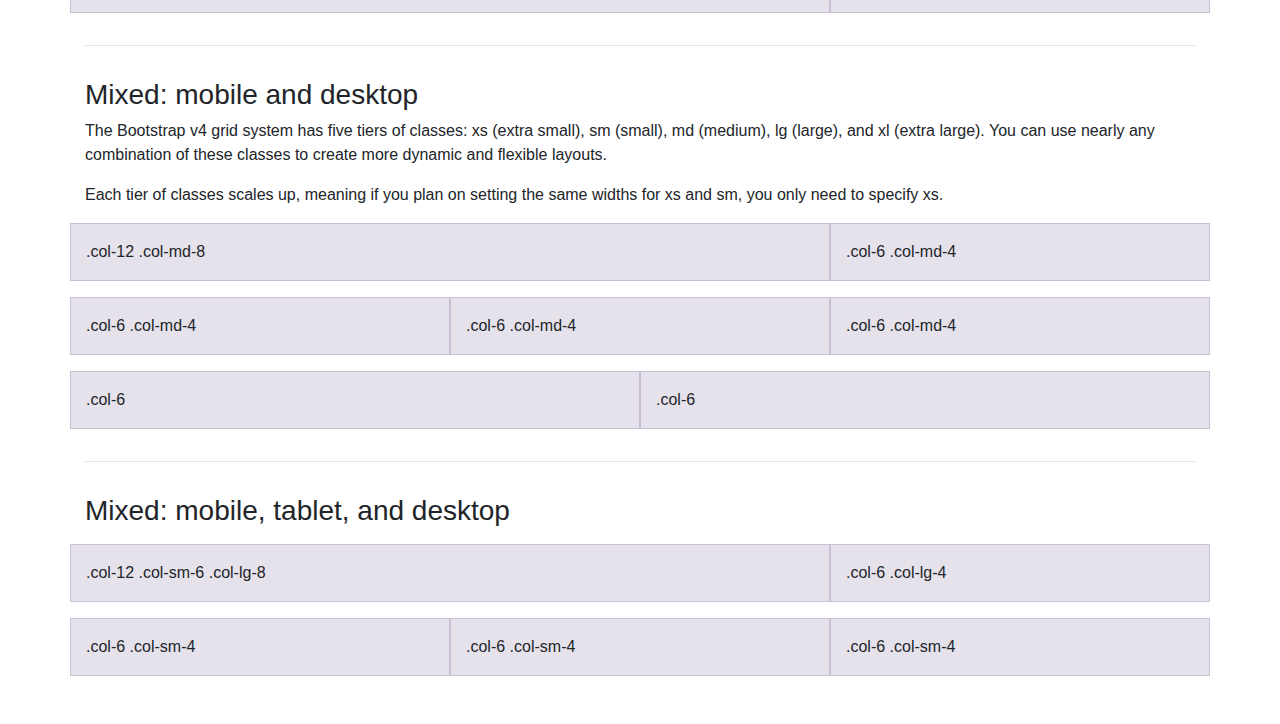
<file: library/bootstrap-4.0.0/bootstrap-4.0.0/docs/4.0/examples/grid/index.html>
<!doctype html>
<html lang="en">
  <head>
    <meta charset="utf-8">
    <meta name="viewport" content="width=device-width, initial-scale=1, shrink-to-fit=no">
    <meta name="description" content="">
    <meta name="author" content="">
    <link rel="icon" href="../../../../favicon.ico">

    <title>Grid Template for Bootstrap</title>

    <!-- Bootstrap core CSS -->
    <link href="../../../../dist/css/bootstrap.min.css" rel="stylesheet">

    <!-- Custom styles for this template -->
    <link href="grid.css" rel="stylesheet">
  </head>

  <body>
    <div class="container">

      <h1>Bootstrap grid examples</h1>
      <p class="lead">Basic grid layouts to get you familiar with building within the Bootstrap grid system.</p>

      <h3>Five grid tiers</h3>
      <p>There are five tiers to the Bootstrap grid system, one for each range of devices we support. Each tier starts at a minimum viewport size and automatically applies to the larger devices unless overridden.</p>

      <div class="row">
        <div class="col-4">.col-4</div>
        <div class="col-4">.col-4</div>
        <div class="col-4">.col-4</div>
      </div>

      <div class="row">
        <div class="col-sm-4">.col-sm-4</div>
        <div class="col-sm-4">.col-sm-4</div>
        <div class="col-sm-4">.col-sm-4</div>
      </div>

      <div class="row">
        <div class="col-md-4">.col-md-4</div>
        <div class="col-md-4">.col-md-4</div>
        <div class="col-md-4">.col-md-4</div>
      </div>

      <div class="row">
        <div class="col-lg-4">.col-lg-4</div>
        <div class="col-lg-4">.col-lg-4</div>
        <div class="col-lg-4">.col-lg-4</div>
      </div>

      <div class="row">
        <div class="col-xl-4">.col-xl-4</div>
        <div class="col-xl-4">.col-xl-4</div>
        <div class="col-xl-4">.col-xl-4</div>
      </div>

      <h3>Three equal columns</h3>
      <p>Get three equal-width columns <strong>starting at desktops and scaling to large desktops</strong>. On mobile devices, tablets and below, the columns will automatically stack.</p>
      <div class="row">
        <div class="col-md-4">.col-md-4</div>
        <div class="col-md-4">.col-md-4</div>
        <div class="col-md-4">.col-md-4</div>
      </div>

      <h3>Three unequal columns</h3>
      <p>Get three columns <strong>starting at desktops and scaling to large desktops</strong> of various widths. Remember, grid columns should add up to twelve for a single horizontal block. More than that, and columns start stacking no matter the viewport.</p>
      <div class="row">
        <div class="col-md-3">.col-md-3</div>
        <div class="col-md-6">.col-md-6</div>
        <div class="col-md-3">.col-md-3</div>
      </div>

      <h3>Two columns</h3>
      <p>Get two columns <strong>starting at desktops and scaling to large desktops</strong>.</p>
      <div class="row">
        <div class="col-md-8">.col-md-8</div>
        <div class="col-md-4">.col-md-4</div>
      </div>

      <h3>Full width, single column</h3>
      <p class="text-warning">No grid classes are necessary for full-width elements.</p>

      <hr>

      <h3>Two columns with two nested columns</h3>
      <p>Per the documentation, nesting is easy—just put a row of columns within an existing column. This gives you two columns <strong>starting at desktops and scaling to large desktops</strong>, with another two (equal widths) within the larger column.</p>
      <p>At mobile device sizes, tablets and down, these columns and their nested columns will stack.</p>
      <div class="row">
        <div class="col-md-8">
          .col-md-8
          <div class="row">
            <div class="col-md-6">.col-md-6</div>
            <div class="col-md-6">.col-md-6</div>
          </div>
        </div>
        <div class="col-md-4">.col-md-4</div>
      </div>

      <hr>

      <h3>Mixed: mobile and desktop</h3>
      <p>The Bootstrap v4 grid system has five tiers of classes: xs (extra small), sm (small), md (medium), lg (large), and xl (extra large). You can use nearly any combination of these classes to create more dynamic and flexible layouts.</p>
      <p>Each tier of classes scales up, meaning if you plan on setting the same widths for xs and sm, you only need to specify xs.</p>
      <div class="row">
        <div class="col-12 col-md-8">.col-12 .col-md-8</div>
        <div class="col-6 col-md-4">.col-6 .col-md-4</div>
      </div>
      <div class="row">
        <div class="col-6 col-md-4">.col-6 .col-md-4</div>
        <div class="col-6 col-md-4">.col-6 .col-md-4</div>
        <div class="col-6 col-md-4">.col-6 .col-md-4</div>
      </div>
      <div class="row">
        <div class="col-6">.col-6</div>
        <div class="col-6">.col-6</div>
      </div>

      <hr>

      <h3>Mixed: mobile, tablet, and desktop</h3>
      <p></p>
      <div class="row">
        <div class="col-12 col-sm-6 col-lg-8">.col-12 .col-sm-6 .col-lg-8</div>
        <div class="col-6 col-lg-4">.col-6 .col-lg-4</div>
      </div>
      <div class="row">
        <div class="col-6 col-sm-4">.col-6 .col-sm-4</div>
        <div class="col-6 col-sm-4">.col-6 .col-sm-4</div>
        <div class="col-6 col-sm-4">.col-6 .col-sm-4</div>
      </div>

    </div> <!-- /container -->
  </body>
</html>
</file>
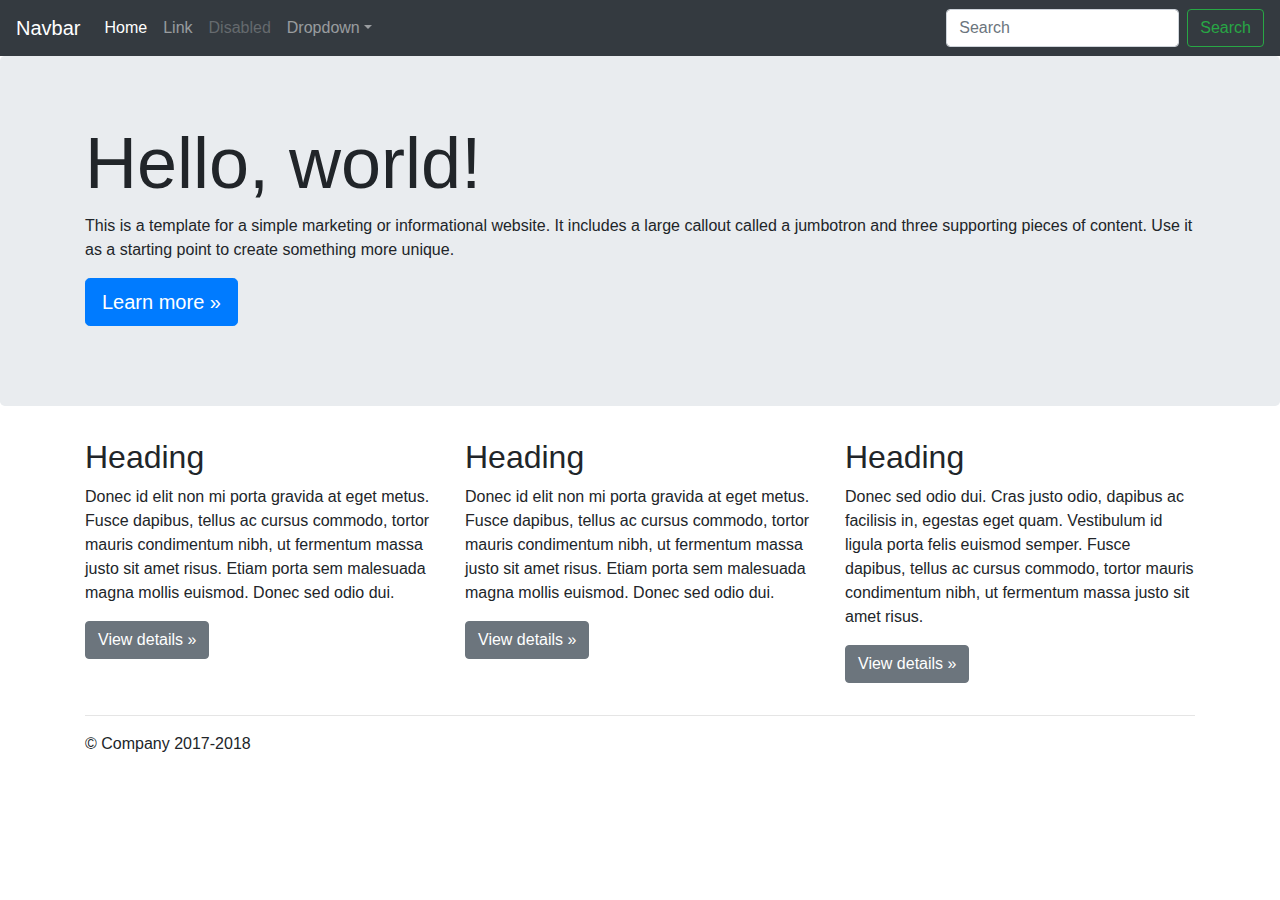
<file: library/bootstrap-4.0.0/bootstrap-4.0.0/docs/4.0/examples/jumbotron/index.html>
<!doctype html>
<html lang="en">
  <head>
    <meta charset="utf-8">
    <meta name="viewport" content="width=device-width, initial-scale=1, shrink-to-fit=no">
    <meta name="description" content="">
    <meta name="author" content="">
    <link rel="icon" href="../../../../favicon.ico">

    <title>Jumbotron Template for Bootstrap</title>

    <!-- Bootstrap core CSS -->
    <link href="../../../../dist/css/bootstrap.min.css" rel="stylesheet">

    <!-- Custom styles for this template -->
    <link href="jumbotron.css" rel="stylesheet">
  </head>

  <body>

    <nav class="navbar navbar-expand-md navbar-dark fixed-top bg-dark">
      <a class="navbar-brand" href="#">Navbar</a>
      <button class="navbar-toggler" type="button" data-toggle="collapse" data-target="#navbarsExampleDefault" aria-controls="navbarsExampleDefault" aria-expanded="false" aria-label="Toggle navigation">
        <span class="navbar-toggler-icon"></span>
      </button>

      <div class="collapse navbar-collapse" id="navbarsExampleDefault">
        <ul class="navbar-nav mr-auto">
          <li class="nav-item active">
            <a class="nav-link" href="#">Home <span class="sr-only">(current)</span></a>
          </li>
          <li class="nav-item">
            <a class="nav-link" href="#">Link</a>
          </li>
          <li class="nav-item">
            <a class="nav-link disabled" href="#">Disabled</a>
          </li>
          <li class="nav-item dropdown">
            <a class="nav-link dropdown-toggle" href="http://example.com" id="dropdown01" data-toggle="dropdown" aria-haspopup="true" aria-expanded="false">Dropdown</a>
            <div class="dropdown-menu" aria-labelledby="dropdown01">
              <a class="dropdown-item" href="#">Action</a>
              <a class="dropdown-item" href="#">Another action</a>
              <a class="dropdown-item" href="#">Something else here</a>
            </div>
          </li>
        </ul>
        <form class="form-inline my-2 my-lg-0">
          <input class="form-control mr-sm-2" type="text" placeholder="Search" aria-label="Search">
          <button class="btn btn-outline-success my-2 my-sm-0" type="submit">Search</button>
        </form>
      </div>
    </nav>

    <main role="main">

      <!-- Main jumbotron for a primary marketing message or call to action -->
      <div class="jumbotron">
        <div class="container">
          <h1 class="display-3">Hello, world!</h1>
          <p>This is a template for a simple marketing or informational website. It includes a large callout called a jumbotron and three supporting pieces of content. Use it as a starting point to create something more unique.</p>
          <p><a class="btn btn-primary btn-lg" href="#" role="button">Learn more &raquo;</a></p>
        </div>
      </div>

      <div class="container">
        <!-- Example row of columns -->
        <div class="row">
          <div class="col-md-4">
            <h2>Heading</h2>
            <p>Donec id elit non mi porta gravida at eget metus. Fusce dapibus, tellus ac cursus commodo, tortor mauris condimentum nibh, ut fermentum massa justo sit amet risus. Etiam porta sem malesuada magna mollis euismod. Donec sed odio dui. </p>
            <p><a class="btn btn-secondary" href="#" role="button">View details &raquo;</a></p>
          </div>
          <div class="col-md-4">
            <h2>Heading</h2>
            <p>Donec id elit non mi porta gravida at eget metus. Fusce dapibus, tellus ac cursus commodo, tortor mauris condimentum nibh, ut fermentum massa justo sit amet risus. Etiam porta sem malesuada magna mollis euismod. Donec sed odio dui. </p>
            <p><a class="btn btn-secondary" href="#" role="button">View details &raquo;</a></p>
          </div>
          <div class="col-md-4">
            <h2>Heading</h2>
            <p>Donec sed odio dui. Cras justo odio, dapibus ac facilisis in, egestas eget quam. Vestibulum id ligula porta felis euismod semper. Fusce dapibus, tellus ac cursus commodo, tortor mauris condimentum nibh, ut fermentum massa justo sit amet risus.</p>
            <p><a class="btn btn-secondary" href="#" role="button">View details &raquo;</a></p>
          </div>
        </div>

        <hr>

      </div> <!-- /container -->

    </main>

    <footer class="container">
      <p>&copy; Company 2017-2018</p>
    </footer>

    <!-- Bootstrap core JavaScript
    ================================================== -->
    <!-- Placed at the end of the document so the pages load faster -->
    <script src="https://code.jquery.com/jquery-3.2.1.slim.min.js" integrity="sha384-KJ3o2DKtIkvYIK3UENzmM7KCkRr/rE9/Qpg6aAZGJwFDMVNA/GpGFF93hXpG5KkN" crossorigin="anonymous"></script>
    <script>window.jQuery || document.write('<script src="../../../../assets/js/vendor/jquery-slim.min.js"><\/script>')</script>
    <script src="../../../../assets/js/vendor/popper.min.js"></script>
    <script src="../../../../dist/js/bootstrap.min.js"></script>
  </body>
</html>
</file>
<file: library/bootstrap-4.0.0/bootstrap-4.0.0/docs/4.0/examples/album/album.css>
:root {
  --jumbotron-padding-y: 3rem;
}

.jumbotron {
  padding-top: var(--jumbotron-padding-y);
  padding-bottom: var(--jumbotron-padding-y);
  margin-bottom: 0;
  background-color: #fff;
}
@media (min-width: 768px) {
  .jumbotron {
    padding-top: calc(var(--jumbotron-padding-y) * 2);
    padding-bottom: calc(var(--jumbotron-padding-y) * 2);
  }
}

.jumbotron p:last-child {
  margin-bottom: 0;
}

.jumbotron-heading {
  font-weight: 300;
}

.jumbotron .container {
  max-width: 40rem;
}

footer {
  padding-top: 3rem;
  padding-bottom: 3rem;
}

footer p {
  margin-bottom: .25rem;
}

.box-shadow { box-shadow: 0 .25rem .75rem rgba(0, 0, 0, .05); }
</file>
<file: library/bootstrap-4.0.0/bootstrap-4.0.0/docs/4.0/examples/blog/blog.css>
/* stylelint-disable selector-list-comma-newline-after */

.blog-header {
  line-height: 1;
  border-bottom: 1px solid #e5e5e5;
}

.blog-header-logo {
  font-family: "Playfair Display", Georgia, "Times New Roman", serif;
  font-size: 2.25rem;
}

.blog-header-logo:hover {
  text-decoration: none;
}

h1, h2, h3, h4, h5, h6 {
  font-family: "Playfair Display", Georgia, "Times New Roman", serif;
}

.display-4 {
  font-size: 2.5rem;
}
@media (min-width: 768px) {
  .display-4 {
    font-size: 3rem;
  }
}

.nav-scroller {
  position: relative;
  z-index: 2;
  height: 2.75rem;
  overflow-y: hidden;
}

.nav-scroller .nav {
  display: -webkit-box;
  display: -ms-flexbox;
  display: flex;
  -ms-flex-wrap: nowrap;
  flex-wrap: nowrap;
  padding-bottom: 1rem;
  margin-top: -1px;
  overflow-x: auto;
  text-align: center;
  white-space: nowrap;
  -webkit-overflow-scrolling: touch;
}

.nav-scroller .nav-link {
  padding-top: .75rem;
  padding-bottom: .75rem;
  font-size: .875rem;
}

.card-img-right {
  height: 100%;
  border-radius: 0 3px 3px 0;
}

.flex-auto {
  -ms-flex: 0 0 auto;
  -webkit-box-flex: 0;
  flex: 0 0 auto;
}

.h-250 { height: 250px; }
@media (min-width: 768px) {
  .h-md-250 { height: 250px; }
}

.border-top { border-top: 1px solid #e5e5e5; }
.border-bottom { border-bottom: 1px solid #e5e5e5; }

.box-shadow { box-shadow: 0 .25rem .75rem rgba(0, 0, 0, .05); }

/*
 * Blog name and description
 */
.blog-title {
  margin-bottom: 0;
  font-size: 2rem;
  font-weight: 400;
}
.blog-description {
  font-size: 1.1rem;
  color: #999;
}

@media (min-width: 40em) {
  .blog-title {
    font-size: 3.5rem;
  }
}

/* Pagination */
.blog-pagination {
  margin-bottom: 4rem;
}
.blog-pagination > .btn {
  border-radius: 2rem;
}

/*
 * Blog posts
 */
.blog-post {
  margin-bottom: 4rem;
}
.blog-post-title {
  margin-bottom: .25rem;
  font-size: 2.5rem;
}
.blog-post-meta {
  margin-bottom: 1.25rem;
  color: #999;
}

/*
 * Footer
 */
.blog-footer {
  padding: 2.5rem 0;
  color: #999;
  text-align: center;
  background-color: #f9f9f9;
  border-top: .05rem solid #e5e5e5;
}
.blog-footer p:last-child {
  margin-bottom: 0;
}
</file>
<file: library/bootstrap-4.0.0/bootstrap-4.0.0/docs/4.0/examples/carousel/carousel.css>
/* GLOBAL STYLES
-------------------------------------------------- */
/* Padding below the footer and lighter body text */

body {
  padding-top: 3rem;
  padding-bottom: 3rem;
  color: #5a5a5a;
}


/* CUSTOMIZE THE CAROUSEL
-------------------------------------------------- */

/* Carousel base class */
.carousel {
  margin-bottom: 4rem;
}
/* Since positioning the image, we need to help out the caption */
.carousel-caption {
  bottom: 3rem;
  z-index: 10;
}

/* Declare heights because of positioning of img element */
.carousel-item {
  height: 32rem;
  background-color: #777;
}
.carousel-item > img {
  position: absolute;
  top: 0;
  left: 0;
  min-width: 100%;
  height: 32rem;
}


/* MARKETING CONTENT
-------------------------------------------------- */

/* Center align the text within the three columns below the carousel */
.marketing .col-lg-4 {
  margin-bottom: 1.5rem;
  text-align: center;
}
.marketing h2 {
  font-weight: 400;
}
.marketing .col-lg-4 p {
  margin-right: .75rem;
  margin-left: .75rem;
}


/* Featurettes
------------------------- */

.featurette-divider {
  margin: 5rem 0; /* Space out the Bootstrap <hr> more */
}

/* Thin out the marketing headings */
.featurette-heading {
  font-weight: 300;
  line-height: 1;
  letter-spacing: -.05rem;
}


/* RESPONSIVE CSS
-------------------------------------------------- */

@media (min-width: 40em) {
  /* Bump up size of carousel content */
  .carousel-caption p {
    margin-bottom: 1.25rem;
    font-size: 1.25rem;
    line-height: 1.4;
  }

  .featurette-heading {
    font-size: 50px;
  }
}

@media (min-width: 62em) {
  .featurette-heading {
    margin-top: 7rem;
  }
}
</file>
<file: library/bootstrap-4.0.0/bootstrap-4.0.0/docs/4.0/examples/cover/cover.css>
/*
 * Globals
 */

/* Links */
a,
a:focus,
a:hover {
  color: #fff;
}

/* Custom default button */
.btn-secondary,
.btn-secondary:hover,
.btn-secondary:focus {
  color: #333;
  text-shadow: none; /* Prevent inheritance from `body` */
  background-color: #fff;
  border: .05rem solid #fff;
}


/*
 * Base structure
 */

html,
body {
  height: 100%;
  background-color: #333;
}

body {
  display: -ms-flexbox;
  display: -webkit-box;
  display: flex;
  -ms-flex-pack: center;
  -webkit-box-pack: center;
  justify-content: center;
  color: #fff;
  text-shadow: 0 .05rem .1rem rgba(0, 0, 0, .5);
  box-shadow: inset 0 0 5rem rgba(0, 0, 0, .5);
}

.cover-container {
  max-width: 42em;
}


/*
 * Header
 */
.masthead {
  margin-bottom: 2rem;
}

.masthead-brand {
  margin-bottom: 0;
}

.nav-masthead .nav-link {
  padding: .25rem 0;
  font-weight: 700;
  color: rgba(255, 255, 255, .5);
  background-color: transparent;
  border-bottom: .25rem solid transparent;
}

.nav-masthead .nav-link:hover,
.nav-masthead .nav-link:focus {
  border-bottom-color: rgba(255, 255, 255, .25);
}

.nav-masthead .nav-link + .nav-link {
  margin-left: 1rem;
}

.nav-masthead .active {
  color: #fff;
  border-bottom-color: #fff;
}

@media (min-width: 48em) {
  .masthead-brand {
    float: left;
  }
  .nav-masthead {
    float: right;
  }
}


/*
 * Cover
 */
.cover {
  padding: 0 1.5rem;
}
.cover .btn-lg {
  padding: .75rem 1.25rem;
  font-weight: 700;
}


/*
 * Footer
 */
.mastfoot {
  color: rgba(255, 255, 255, .5);
}
</file>
<file: library/bootstrap-4.0.0/bootstrap-4.0.0/docs/4.0/examples/grid/grid.css>
body {
  padding-top: 2rem;
  padding-bottom: 2rem;
}

h3 {
  margin-top: 2rem;
}

.row {
  margin-bottom: 1rem;
}
.row .row {
  margin-top: 1rem;
  margin-bottom: 0;
}
[class*="col-"] {
  padding-top: 1rem;
  padding-bottom: 1rem;
  background-color: rgba(86, 61, 124, .15);
  border: 1px solid rgba(86, 61, 124, .2);
}

hr {
  margin-top: 2rem;
  margin-bottom: 2rem;
}
</file>
<file: library/bootstrap-4.0.0/bootstrap-4.0.0/docs/4.0/examples/jumbotron/jumbotron.css>
/* Move down content because we have a fixed navbar that is 3.5rem tall */
body {
  padding-top: 3.5rem;
}
</file>
<file: library/bootstrap-4.0.0/bootstrap-4.0.0/js/tests/vendor/qunit.css>
/*!
 * QUnit 2.4.1
 * https://qunitjs.com/
 *
 * Copyright jQuery Foundation and other contributors
 * Released under the MIT license
 * https://jquery.org/license
 *
 * Date: 2017-10-22T05:12Z
 */

/** Font Family and Sizes */

#qunit-tests, #qunit-header, #qunit-banner, #qunit-testrunner-toolbar, #qunit-filteredTest, #qunit-userAgent, #qunit-testresult {
	font-family: "Helvetica Neue Light", "HelveticaNeue-Light", "Helvetica Neue", Calibri, Helvetica, Arial, sans-serif;
}

#qunit-testrunner-toolbar, #qunit-filteredTest, #qunit-userAgent, #qunit-testresult, #qunit-tests li { font-size: small; }
#qunit-tests { font-size: smaller; }


/** Resets */

#qunit-tests, #qunit-header, #qunit-banner, #qunit-filteredTest, #qunit-userAgent, #qunit-testresult, #qunit-modulefilter {
	margin: 0;
	padding: 0;
}


/** Header (excluding toolbar) */

#qunit-header {
	padding: 0.5em 0 0.5em 1em;

	color: #8699A4;
	background-color: #0D3349;

	font-size: 1.5em;
	line-height: 1em;
	font-weight: 400;

	border-radius: 5px 5px 0 0;
}

#qunit-header a {
	text-decoration: none;
	color: #C2CCD1;
}

#qunit-header a:hover,
#qunit-header a:focus {
	color: #FFF;
}

#qunit-banner {
	height: 5px;
}

#qunit-filteredTest {
	padding: 0.5em 1em 0.5em 1em;
	color: #366097;
	background-color: #F4FF77;
}

#qunit-userAgent {
	padding: 0.5em 1em 0.5em 1em;
	color: #FFF;
	background-color: #2B81AF;
	text-shadow: rgba(0, 0, 0, 0.5) 2px 2px 1px;
}


/** Toolbar */

#qunit-testrunner-toolbar {
	padding: 0.5em 1em 0.5em 1em;
	color: #5E740B;
	background-color: #EEE;
}

#qunit-testrunner-toolbar .clearfix {
	height: 0;
	clear: both;
}

#qunit-testrunner-toolbar label {
	display: inline-block;
}

#qunit-testrunner-toolbar input[type=checkbox],
#qunit-testrunner-toolbar input[type=radio] {
	margin: 3px;
	vertical-align: -2px;
}

#qunit-testrunner-toolbar input[type=text] {
	box-sizing: border-box;
	height: 1.6em;
}

.qunit-url-config,
.qunit-filter,
#qunit-modulefilter {
	display: inline-block;
	line-height: 2.1em;
}

.qunit-filter,
#qunit-modulefilter {
	float: right;
	position: relative;
	margin-left: 1em;
}

.qunit-url-config label {
	margin-right: 0.5em;
}

#qunit-modulefilter-search {
	box-sizing: border-box;
	width: 400px;
}

#qunit-modulefilter-search-container:after {
	position: absolute;
	right: 0.3em;
	content: "\25bc";
	color: black;
}

#qunit-modulefilter-dropdown {
	/* align with #qunit-modulefilter-search */
	box-sizing: border-box;
	width: 400px;
	position: absolute;
	right: 0;
	top: 50%;
	margin-top: 0.8em;

	border: 1px solid #D3D3D3;
	border-top: none;
	border-radius: 0 0 .25em .25em;
	color: #000;
	background-color: #F5F5F5;
	z-index: 99;
}

#qunit-modulefilter-dropdown a {
	color: inherit;
	text-decoration: none;
}

#qunit-modulefilter-dropdown .clickable.checked {
	font-weight: bold;
	color: #000;
	background-color: #D2E0E6;
}

#qunit-modulefilter-dropdown .clickable:hover {
	color: #FFF;
	background-color: #0D3349;
}

#qunit-modulefilter-actions {
	display: block;
	overflow: auto;

	/* align with #qunit-modulefilter-dropdown-list */
	font: smaller/1.5em sans-serif;
}

#qunit-modulefilter-dropdown #qunit-modulefilter-actions > * {
	box-sizing: border-box;
	max-height: 2.8em;
	display: block;
	padding: 0.4em;
}

#qunit-modulefilter-dropdown #qunit-modulefilter-actions > button {
	float: right;
	font: inherit;
}

#qunit-modulefilter-dropdown #qunit-modulefilter-actions > :last-child {
	/* insert padding to align with checkbox margins */
	padding-left: 3px;
}

#qunit-modulefilter-dropdown-list {
	max-height: 200px;
	overflow-y: auto;
	margin: 0;
	border-top: 2px groove threedhighlight;
	padding: 0.4em 0 0;
	font: smaller/1.5em sans-serif;
}

#qunit-modulefilter-dropdown-list li {
	white-space: nowrap;
	overflow: hidden;
	text-overflow: ellipsis;
}

#qunit-modulefilter-dropdown-list .clickable {
	display: block;
	padding-left: 0.15em;
}


/** Tests: Pass/Fail */

#qunit-tests {
	list-style-position: inside;
}

#qunit-tests li {
	padding: 0.4em 1em 0.4em 1em;
	border-bottom: 1px solid #FFF;
	list-style-position: inside;
}

#qunit-tests > li {
	display: none;
}

#qunit-tests li.running,
#qunit-tests li.pass,
#qunit-tests li.fail,
#qunit-tests li.skipped,
#qunit-tests li.aborted {
	display: list-item;
}

#qunit-tests.hidepass {
	position: relative;
}

#qunit-tests.hidepass li.running,
#qunit-tests.hidepass li.pass:not(.todo) {
	visibility: hidden;
	position: absolute;
	width:   0;
	height:  0;
	padding: 0;
	border:  0;
	margin:  0;
}

#qunit-tests li strong {
	cursor: pointer;
}

#qunit-tests li.skipped strong {
	cursor: default;
}

#qunit-tests li a {
	padding: 0.5em;
	color: #C2CCD1;
	text-decoration: none;
}

#qunit-tests li p a {
	padding: 0.25em;
	color: #6B6464;
}
#qunit-tests li a:hover,
#qunit-tests li a:focus {
	color: #000;
}

#qunit-tests li .runtime {
	float: right;
	font-size: smaller;
}

.qunit-assert-list {
	margin-top: 0.5em;
	padding: 0.5em;

	background-color: #FFF;

	border-radius: 5px;
}

.qunit-source {
	margin: 0.6em 0 0.3em;
}

.qunit-collapsed {
	display: none;
}

#qunit-tests table {
	border-collapse: collapse;
	margin-top: 0.2em;
}

#qunit-tests th {
	text-align: right;
	vertical-align: top;
	padding: 0 0.5em 0 0;
}

#qunit-tests td {
	vertical-align: top;
}

#qunit-tests pre {
	margin: 0;
	white-space: pre-wrap;
	word-wrap: break-word;
}

#qunit-tests del {
	color: #374E0C;
	background-color: #E0F2BE;
	text-decoration: none;
}

#qunit-tests ins {
	color: #500;
	background-color: #FFCACA;
	text-decoration: none;
}

/*** Test Counts */

#qunit-tests b.counts                       { color: #000; }
#qunit-tests b.passed                       { color: #5E740B; }
#qunit-tests b.failed                       { color: #710909; }

#qunit-tests li li {
	padding: 5px;
	background-color: #FFF;
	border-bottom: none;
	list-style-position: inside;
}

/*** Passing Styles */

#qunit-tests li li.pass {
	color: #3C510C;
	background-color: #FFF;
	border-left: 10px solid #C6E746;
}

#qunit-tests .pass                          { color: #528CE0; background-color: #D2E0E6; }
#qunit-tests .pass .test-name               { color: #366097; }

#qunit-tests .pass .test-actual,
#qunit-tests .pass .test-expected           { color: #999; }

#qunit-banner.qunit-pass                    { background-color: #C6E746; }

/*** Failing Styles */

#qunit-tests li li.fail {
	color: #710909;
	background-color: #FFF;
	border-left: 10px solid #EE5757;
	white-space: pre;
}

#qunit-tests > li:last-child {
	border-radius: 0 0 5px 5px;
}

#qunit-tests .fail                          { color: #000; background-color: #EE5757; }
#qunit-tests .fail .test-name,
#qunit-tests .fail .module-name             { color: #000; }

#qunit-tests .fail .test-actual             { color: #EE5757; }
#qunit-tests .fail .test-expected           { color: #008000; }

#qunit-banner.qunit-fail                    { background-color: #EE5757; }


/*** Aborted tests */
#qunit-tests .aborted { color: #000; background-color: orange; }
/*** Skipped tests */

#qunit-tests .skipped {
	background-color: #EBECE9;
}

#qunit-tests .qunit-todo-label,
#qunit-tests .qunit-skipped-label {
	background-color: #F4FF77;
	display: inline-block;
	font-style: normal;
	color: #366097;
	line-height: 1.8em;
	padding: 0 0.5em;
	margin: -0.4em 0.4em -0.4em 0;
}

#qunit-tests .qunit-todo-label {
	background-color: #EEE;
}

/** Result */

#qunit-testresult {
	color: #2B81AF;
	background-color: #D2E0E6;

	border-bottom: 1px solid #FFF;
}
#qunit-testresult .clearfix {
	height: 0;
	clear: both;
}
#qunit-testresult .module-name {
	font-weight: 700;
}
#qunit-testresult-display {
	padding: 0.5em 1em 0.5em 1em;
	width: 85%;
	float:left;
}
#qunit-testresult-controls {
	padding: 0.5em 1em 0.5em 1em;
  width: 10%;
	float:left;
}

/** Fixture */

#qunit-fixture {
	position: absolute;
	top: -10000px;
	left: -10000px;
	width: 1000px;
	height: 1000px;
}
</file>
